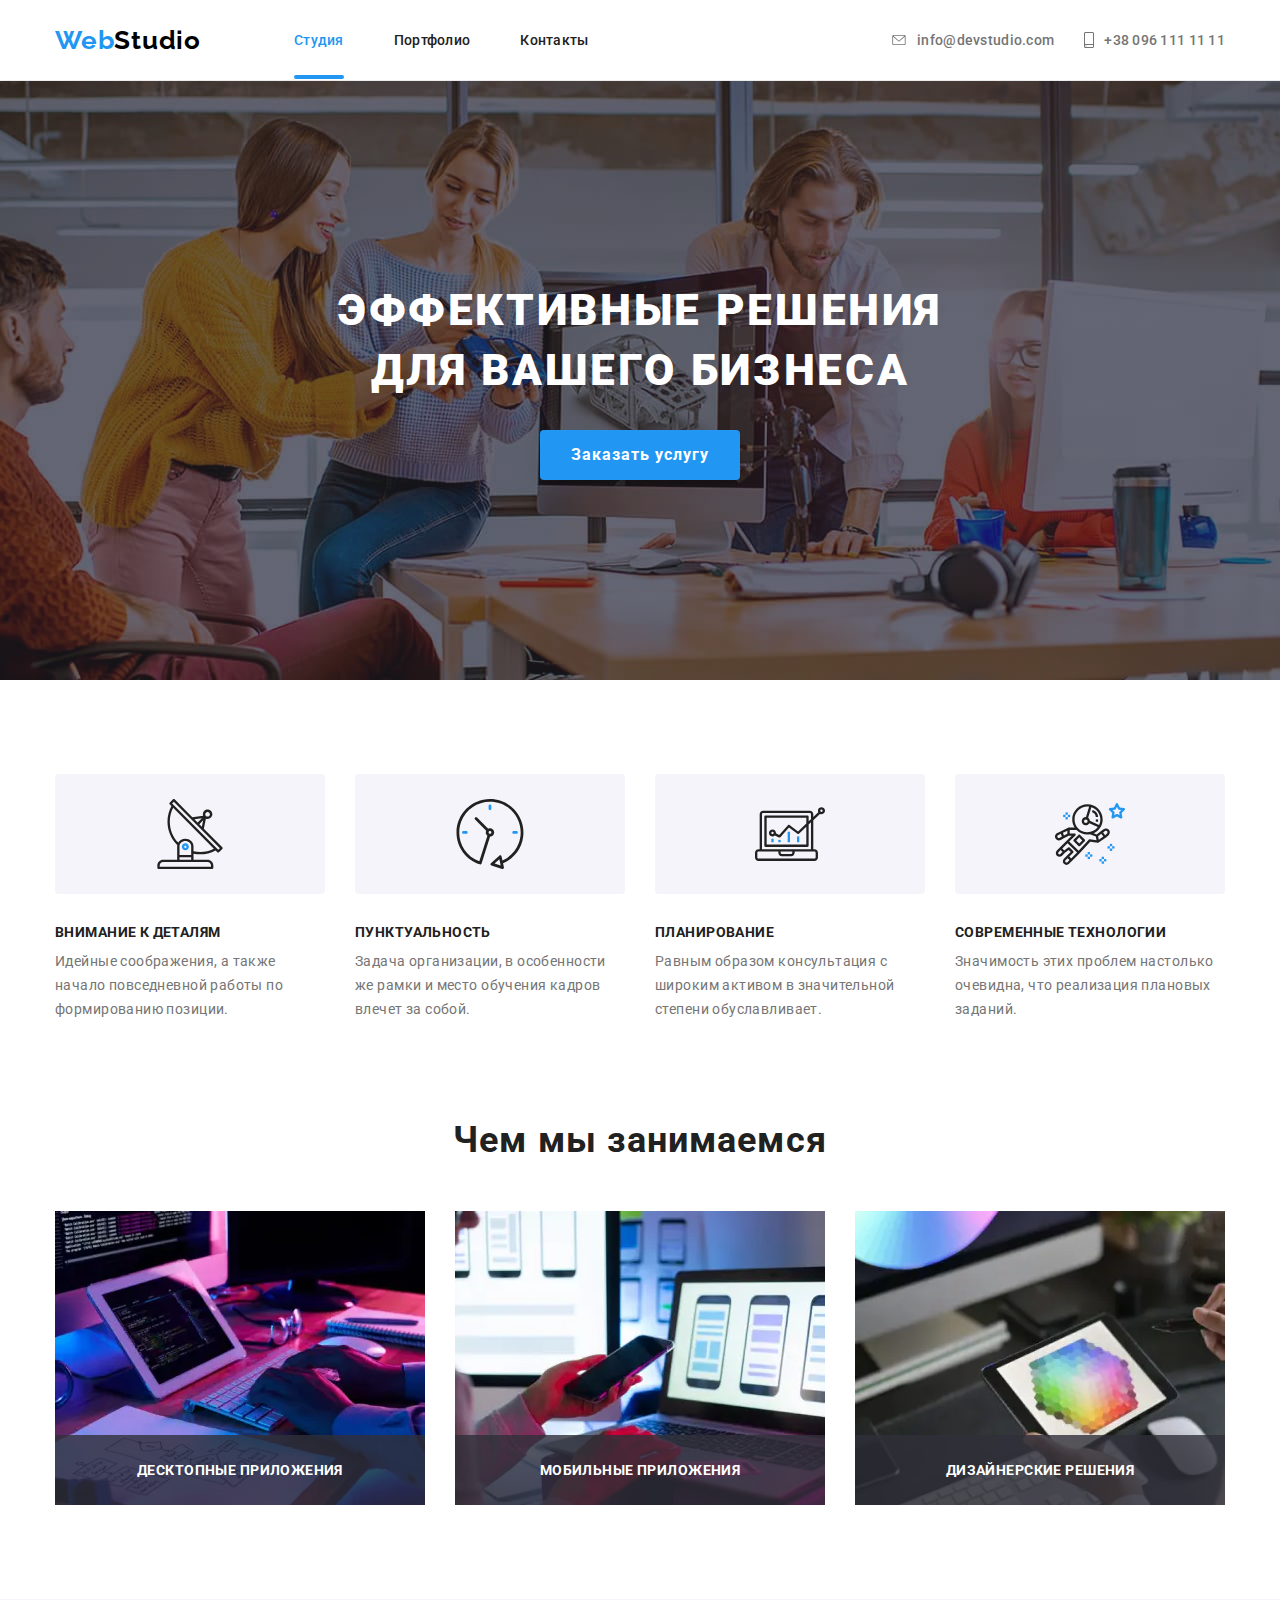
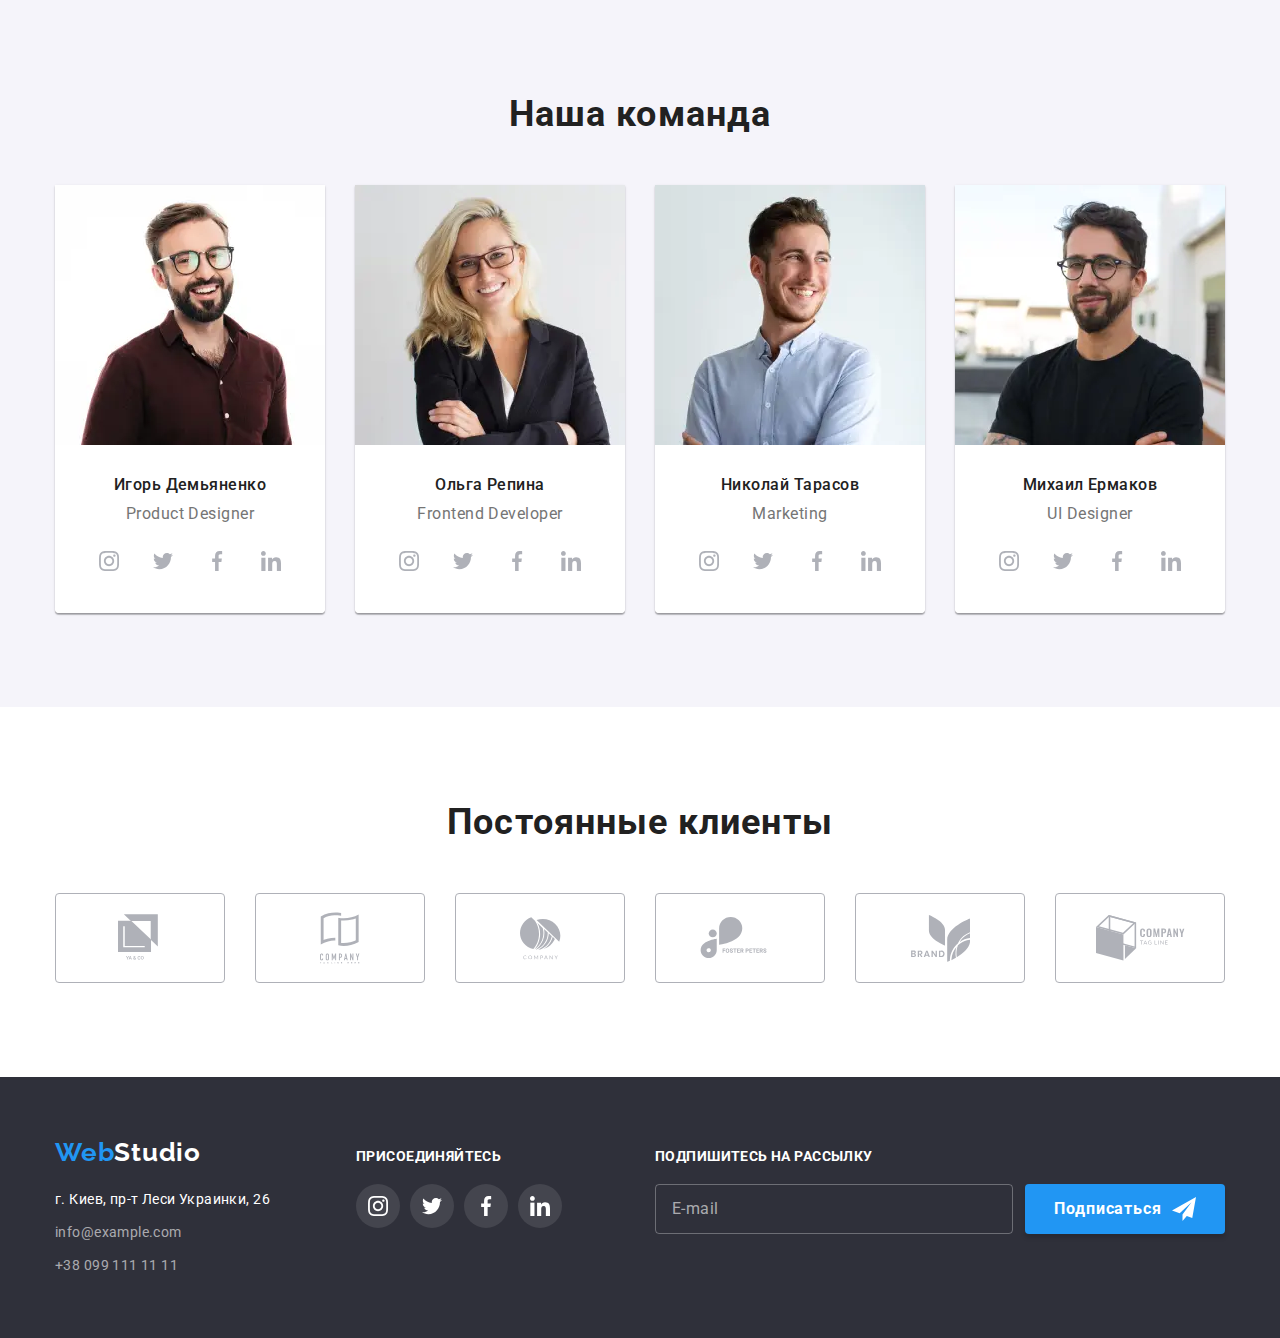
<file: index.html>
<!DOCTYPE html>
<html lang="ru">
  <head>
    <meta charset="UTF-8" />
    <meta name="viewport" content="width=device-width, initial-scale=1.0" />
    <title>WebStudio</title>
    <link rel="preconnect" href="https://fonts.gstatic.com" />
    <link
      rel="stylesheet"
      href="https://fonts.googleapis.com/css2?family=Raleway:wght@700&family=Roboto:wght@400;500;700&display=swap"
    />
    <link
      rel="stylesheet"
      href="https://cdnjs.cloudflare.com/ajax/libs/animate.css/4.1.1/animate.min.css"
    />
    <link
      rel="stylesheet"
      href="https://cdnjs.cloudflare.com/ajax/libs/modern-normalize/1.0.0/modern-normalize.min.css"
    />
    <link rel="stylesheet" href="./css/main.min.css" />
  </head>

  <body class="page animate__fadeIn">
    <!-- Шапка страницы -->

    <header class="header">
      <div class="container">
        <!-- Главная навигация -->
        <a class="logo animate__rollIn" href="./index.html" aria-label="логотип сайта"
          >Web<span class="logo-header">Studio</span></a
        >
        <div class="menu-button">
          <div class="menu-button-icon">
            <div class="menu-button-icon-line"></div>
          </div>
        </div>
        <div class="menu-container">
          <nav class="navigation">
            <ul class="navigation-list">
              <li class="navigation-list-item">
                <a class="navigation-list-link current" href="./index.html">Студия</a>
              </li>
              <li class="navigation-list-item">
                <a class="navigation-list-link" href="./portfolio.html">Портфолио</a>
              </li>
              <li class="navigation-list-item">
                <a class="navigation-list-link" href="">Контакты</a>
              </li>
            </ul>
          </nav>

          <!-- Контакты -->
          <address class="address">
            <ul class="address-list">
              <li class="address-list-item">
                <a class="address-link" href="mailto:info@devstudio.com">
                  <svg class="address-icon" width="16" height="10">
                    <use href="./images/sprite.svg#mail"></use>
                  </svg>
                  info@devstudio.com</a
                >
              </li>
              <li class="address-list-item">
                <a class="address-link" href="tel:+380961111111">
                  <svg class="address-icon" width="10" height="16">
                    <use href="./images/sprite.svg#phone"></use>
                  </svg>
                  +38 096 111 11 11</a
                >
              </li>
            </ul>
          </address>
        </div>
      </div>
    </header>

    <!-- Основной контент -->
    <main>
      <!-- Секция банер -->
      <section class="hero">
        <div class="container">
          <h1 class="hero-title">Эффективные решения для вашего бизнеса</h1>
          <button class="button animate" type="button" data-modal-open>Заказать услугу</button>
        </div>
      </section>

      <!-- Преимущества -->
      <section class="advanteges section">
        <div class="container">
          <h2 class="visually-hidden">Наши преимущества</h2>
          <ul class="advanteges-list">
            <li class="advanteges-list-item">
              <div class="advanteges-icon-wrapper" aria-label="Антена">
                <svg class="advanteges-icon" width="70" height="70">
                  <use href="./images/sprite.svg#antenna"></use>
                </svg>
              </div>
              <h3 class="advanteges-title">Внимание к деталям</h3>
              <p class="advanteges-text">
                Идейные соображения, а также начало повседневной работы по формированию позиции.
              </p>
            </li>
            <li class="advanteges-list-item">
              <div class="advanteges-icon-wrapper" aria-label="Часы">
                <svg class="advanteges-icon" width="70" height="70">
                  <use href="./images/sprite.svg#clock"></use>
                </svg>
              </div>
              <h3 class="advanteges-title">Пунктуальность</h3>
              <p class="advanteges-text">
                Задача организации, в особенности же рамки и место обучения кадров влечет за собой.
              </p>
            </li>
            <li class="advanteges-list-item">
              <div class="advanteges-icon-wrapper" aria-label="Диаграма">
                <svg class="advanteges-icon" width="70" height="70">
                  <use href="./images/sprite.svg#diagram"></use>
                </svg>
              </div>
              <h3 class="advanteges-title">Планирование</h3>
              <p class="advanteges-text">
                Равным образом консультация с широким активом в значительной степени обуславливает.
              </p>
            </li>
            <li class="advanteges-list-item">
              <div class="advanteges-icon-wrapper" aria-label="Астронавт">
                <svg class="advanteges-icon" width="70" height="70">
                  <use href="./images/sprite.svg#astronaut"></use>
                </svg>
              </div>
              <h3 class="advanteges-title">Современные технологии</h3>
              <p class="advanteges-text">
                Значимость этих проблем настолько очевидна, что реализация плановых заданий.
              </p>
            </li>
          </ul>
        </div>
      </section>

      <!-- Наш продукт -->
      <section class="product section">
        <div class="container">
          <h2 class="title">Чем мы занимаемся</h2>
          <ul class="product-list">
            <li class="product-list-item">
              <div class="product-list-wrapper">
                <a class="product-list-link" href="">
                  <picture>
                    <source
                      srcset="
                        ./images/product/product-img-1.webp    1x,
                        ./images/product/product-img-1@2x.webp 2x
                      "
                      media="(min-width: 1200px)"
                      type="image/webp"
                    />
                    <source
                      srcset="
                        ./images/product/product-img-1.jpg    1x,
                        ./images/product/product-img-1@2x.jpg 2x
                      "
                      media="(min-width: 1200px)"
                    />
                    <img
                      class="product-list-img"
                      src="./images/product/product-img-1.jpg"
                      alt="Компьтер"
                      width="370"
                      height="294"
                    />
                  </picture>
                </a>
                <p class="product-title">Десктопные приложения</p>
              </div>
            </li>
            <li class="product-list-item">
              <div class="product-list-wrapper">
                <a class="product-list-link" href="">
                  <picture>
                    <source
                      srcset="
                        ./images/product/product-img-2.webp    1x,
                        ./images/product/product-img-2@2x.webp 2x
                      "
                      media="(min-width: 1200px)"
                      type="image/webp"
                    />
                    <source
                      srcset="
                        ./images/product/product-img-2.jpg    1x,
                        ./images/product/product-img-2@2x.jpg 2x
                      "
                      media="(min-width: 1200px)"
                    />
                    <img
                      class="product-list-img"
                      src="./images/product/product-img-2.jpg"
                      alt="Телефон"
                      width="370"
                      height="294"
                    />
                  </picture>
                </a>
                <p class="product-title">Мобильные приложения</p>
              </div>
            </li>
            <li class="product-list-item">
              <div class="product-list-wrapper">
                <a class="product-list-link" href="">
                  <picture>
                    <source
                      srcset="
                        ./images/product/product-img-3.webp    1x,
                        ./images/product/product-img-3@2x.webp 2x
                      "
                      media="(min-width: 1200px)"
                      type="image/webp"
                    />
                    <source
                      srcset="
                        ./images/product/product-img-3.jpg    1x,
                        ./images/product/product-img-3@2x.jpg 2x
                      "
                      media="(min-width: 1200px)"
                    />
                    <img
                      class="product-list-img"
                      src="./images/product/product-img-3.jpg"
                      alt="Планшет"
                      width="370"
                      height="294"
                    />
                  </picture>
                </a>
                <p class="product-title">Дизайнерские решения</p>
              </div>
            </li>
          </ul>
        </div>
      </section>

      <!-- Наша команда -->
      <section class="team section">
        <div class="container">
          <h2 class="title">Наша команда</h2>
          <ul class="team-list">
            <li class="team-list-item">
              <picture>
                <source
                  srcset="
                    ./images/team/team-img-1-desktop.webp    1x,
                    ./images/team/team-img-1-desktop@2x.webp 2x
                  "
                  media="(min-width: 1200px)"
                  type="image/webp"
                />
                <source
                  srcset="
                    ./images/team/team-img-1-desktop.jpg    1x,
                    ./images/team/team-img-1-desktop@2x.jpg 2x
                  "
                  media="(min-width: 1200px)"
                />
                <source
                  srcset="
                    ./images/team/team-img-1-tablet.webp    1x,
                    ./images/team/team-img-1-tablet@2x.webp 2x
                  "
                  media="(min-width: 768px)"
                  type="image/webp"
                />
                <source
                  srcset="
                    ./images/team/team-img-1-tablet.jpg    1x,
                    ./images/team/team-img-1-tablet@2x.jpg 2x
                  "
                  media="(min-width: 768px)"
                />
                <source
                  srcset="
                    ./images/team/team-img-1-mobile.webp    1x,
                    ./images/team/team-img-1-mobile@2x.webp 2x
                  "
                  type="image/webp"
                />
                <source
                  srcset="
                    ./images/team/team-img-1-mobile.jpg    1x,
                    ./images/team/team-img-1-mobile@2x.jpg 2x
                  "
                />
                <img
                  class="team-list-img"
                  src="./images/team/team-img-1-mobile.jpg"
                  alt="Мужчина"
                />
              </picture>

              <div class="team-list-contant-wrapper">
                <h3 class="team-list-name">Игорь Демьяненко</h3>
                <p class="team-list-posistion">Product Designer</p>
                <ul class="team-social-list">
                  <li class="team-social-list-item">
                    <a
                      class="social-list-link"
                      href="http://insatagram.com"
                      target="blank"
                      rel="noreferrer noopener"
                      aria-label="Перейти на профиль instagram"
                    >
                      <svg class="social-list-icon" width="20" height="20">
                        <use href="./images/sprite.svg#instagram"></use>
                      </svg>
                    </a>
                  </li>
                  <li class="team-social-list-item">
                    <a
                      class="social-list-link"
                      href="http://twitter.com"
                      target="blank"
                      rel="noreferrer noopener"
                      aria-label="Перейти на профиль twitter"
                    >
                      <svg class="social-list-icon" width="20" height="20">
                        <use href="./images/sprite.svg#twitter"></use>
                      </svg>
                    </a>
                  </li>
                  <li class="team-social-list-item">
                    <a
                      class="social-list-link"
                      href="http://facebook.com"
                      target="blank"
                      rel="noreferrer noopener"
                      aria-label="Перейти на профиль facebook"
                    >
                      <svg class="social-list-icon" width="20" height="20">
                        <use href="./images/sprite.svg#facebook"></use>
                      </svg>
                    </a>
                  </li>
                  <li class="team-social-list-item">
                    <a
                      class="social-list-link"
                      href="http://linkedin.com"
                      target="blank"
                      rel="noreferrer noopener"
                      aria-label="Перейти на профиль linkedin"
                    >
                      <svg class="social-list-icon" width="20" height="20">
                        <use href="./images/sprite.svg#linkedin"></use>
                      </svg>
                    </a>
                  </li>
                </ul>
              </div>
            </li>
            <li class="team-list-item">
              <picture>
                <source
                  srcset="
                    ./images/team/team-img-2-desktop.webp    1x,
                    ./images/team/team-img-2-desktop@2x.webp 2x
                  "
                  media="(min-width: 1200px)"
                  type="image/webp"
                />
                <source
                  srcset="
                    ./images/team/team-img-2-desktop.jpg    1x,
                    ./images/team/team-img-2-desktop@2x.jpg 2x
                  "
                  media="(min-width: 1200px)"
                />
                <source
                  srcset="
                    ./images/team/team-img-2-tablet.webp    1x,
                    ./images/team/team-img-2-tablet@2x.webp 2x
                  "
                  media="(min-width: 768px)"
                  type="image/webp"
                />
                <source
                  srcset="
                    ./images/team/team-img-2-tablet.jpg    1x,
                    ./images/team/team-img-2-tablet@2x.jpg 2x
                  "
                  media="(min-width: 768px)"
                />
                <source
                  srcset="
                    ./images/team/team-img-2-mobile.webp    1x,
                    ./images/team/team-img-2-mobile@2x.webp 2x
                  "
                  type="image/webp"
                />
                <source
                  srcset="
                    ./images/team/team-img-2-mobile.jpg    1x,
                    ./images/team/team-img-2-mobile@2x.jpg 2x
                  "
                />
                <img
                  class="team-list-img"
                  src="./images/team/team-img-2-mobile.jpg"
                  alt="Женщина"
                />
              </picture>

              <div class="team-list-contant-wrapper">
                <h3 class="team-list-name">Ольга Репина</h3>
                <p class="team-list-posistion">Frontend Developer</p>
                <ul class="team-social-list">
                  <li class="team-social-list-item">
                    <a
                      class="social-list-link"
                      href="http://insatagram.com"
                      target="blank"
                      rel="noreferrer noopener"
                      aria-label="Перейти на профиль instagram"
                    >
                      <svg class="social-list-icon" width="20" height="20">
                        <use href="./images/sprite.svg#instagram"></use>
                      </svg>
                    </a>
                  </li>
                  <li class="team-social-list-item">
                    <a
                      class="social-list-link"
                      href="http://twitter.com"
                      target="blank"
                      rel="noreferrer noopener"
                      aria-label="Перейти на профиль twitter"
                    >
                      <svg class="social-list-icon" width="20" height="20">
                        <use href="./images/sprite.svg#twitter"></use>
                      </svg>
                    </a>
                  </li>
                  <li class="team-social-list-item">
                    <a
                      class="social-list-link"
                      href="http://facebook.com"
                      target="blank"
                      rel="noreferrer noopener"
                      aria-label="Перейти на профиль facebook"
                    >
                      <svg class="social-list-icon" width="20" height="20">
                        <use href="./images/sprite.svg#facebook"></use>
                      </svg>
                    </a>
                  </li>
                  <li class="team-social-list-item">
                    <a
                      class="social-list-link"
                      href="http://linkedin.com"
                      target="blank"
                      rel="noreferrer noopener"
                      aria-label="Перейти на профиль linkedin"
                    >
                      <svg class="social-list-icon" width="20" height="20">
                        <use href="./images/sprite.svg#linkedin"></use>
                      </svg>
                    </a>
                  </li>
                </ul>
              </div>
            </li>
            <li class="team-list-item">
              <picture>
                <source
                  srcset="
                    ./images/team/team-img-3-desktop.webp    1x,
                    ./images/team/team-img-3-desktop@2x.webp 2x
                  "
                  media="(min-width: 1200px)"
                  type="image/webp"
                />
                <source
                  srcset="
                    ./images/team/team-img-3-desktop.jpg    1x,
                    ./images/team/team-img-3-desktop@2x.jpg 2x
                  "
                  media="(min-width: 1200px)"
                />
                <source
                  srcset="
                    ./images/team/team-img-3-tablet.webp    1x,
                    ./images/team/team-img-3-tablet@2x.webp 2x
                  "
                  media="(min-width: 768px)"
                  type="image/webp"
                />
                <source
                  srcset="
                    ./images/team/team-img-3-tablet.jpg    1x,
                    ./images/team/team-img-3-tablet@2x.jpg 2x
                  "
                  media="(min-width: 768px)"
                />
                <source
                  srcset="
                    ./images/team/team-img-3-mobile.webp    1x,
                    ./images/team/team-img-3-mobile@2x.webp 2x
                  "
                  type="image/webp"
                />
                <source
                  srcset="
                    ./images/team/team-img-3-mobile.jpg    1x,
                    ./images/team/team-img-3-mobile@2x.jpg 2x
                  "
                />
                <img
                  class="team-list-img"
                  src="./images/team/team-img-3-mobile.jpg"
                  alt="Мужчина"
                />
              </picture>

              <div class="team-list-contant-wrapper">
                <h3 class="team-list-name">Николай Тарасов</h3>
                <p class="team-list-posistion">Marketing</p>
                <ul class="team-social-list">
                  <li class="team-social-list-item">
                    <a
                      class="social-list-link"
                      href="http://insatagram.com"
                      target="blank"
                      rel="noreferrer noopener"
                      aria-label="Перейти на профиль instagram"
                    >
                      <svg class="social-list-icon" width="20" height="20">
                        <use href="./images/sprite.svg#instagram"></use>
                      </svg>
                    </a>
                  </li>
                  <li class="team-social-list-item">
                    <a
                      class="social-list-link"
                      href="http://twitter.com"
                      target="blank"
                      rel="noreferrer noopener"
                      aria-label="Перейти на профиль twitter"
                    >
                      <svg class="social-list-icon" width="20" height="20">
                        <use href="./images/sprite.svg#twitter"></use>
                      </svg>
                    </a>
                  </li>
                  <li class="team-social-list-item">
                    <a
                      class="social-list-link"
                      href="http://facebook.com"
                      target="blank"
                      rel="noreferrer noopener"
                      aria-label="Перейти на профиль facebook"
                    >
                      <svg class="social-list-icon" width="20" height="20">
                        <use href="./images/sprite.svg#facebook"></use>
                      </svg>
                    </a>
                  </li>
                  <li class="team-social-list-item">
                    <a
                      class="social-list-link"
                      href="http://linkedin.com"
                      target="blank"
                      rel="noreferrer noopener"
                      aria-label="Перейти на профиль linkedin"
                    >
                      <svg class="social-list-icon" width="20" height="20">
                        <use href="./images/sprite.svg#linkedin"></use>
                      </svg>
                    </a>
                  </li>
                </ul>
              </div>
            </li>
            <li class="team-list-item">
              <picture>
                <source
                  srcset="
                    ./images/team/team-img-4-desktop.webp    1x,
                    ./images/team/team-img-4-desktop@2x.webp 2x
                  "
                  media="(min-width: 1200px)"
                  type="image/webp"
                />
                <source
                  srcset="
                    ./images/team/team-img-4-desktop.jpg    1x,
                    ./images/team/team-img-4-desktop@2x.jpg 2x
                  "
                  media="(min-width: 1200px)"
                />
                <source
                  srcset="
                    ./images/team/team-img-4-tablet.webp    1x,
                    ./images/team/team-img-4-tablet@2x.webp 2x
                  "
                  media="(min-width: 768px)"
                  type="image/webp"
                />
                <source
                  srcset="
                    ./images/team/team-img-4-tablet.jpg    1x,
                    ./images/team/team-img-4-tablet@2x.jpg 2x
                  "
                  media="(min-width: 768px)"
                />
                <source
                  srcset="
                    ./images/team/team-img-4-mobile.webp    1x,
                    ./images/team/team-img-4-mobile@2x.webp 2x
                  "
                  type="image/webp"
                />
                <source
                  srcset="
                    ./images/team/team-img-4-mobile.jpg    1x,
                    ./images/team/team-img-4-mobile@2x.jpg 2x
                  "
                />
                <img
                  class="team-list-img"
                  src="./images/team/team-img-4-mobile.jpg"
                  alt="Мужчина"
                />
              </picture>

              <div class="team-list-contant-wrapper">
                <h3 class="team-list-name">Михаил Ермаков</h3>
                <p class="team-list-posistion">UI Designer</p>
                <ul class="team-social-list">
                  <li class="team-social-list-item">
                    <a
                      class="social-list-link"
                      href="http://insatagram.com"
                      target="blank"
                      rel="noreferrer noopener"
                      aria-label="Перейти на профиль instagram"
                    >
                      <svg class="social-list-icon" width="20" height="20">
                        <use href="./images/sprite.svg#instagram"></use>
                      </svg>
                    </a>
                  </li>
                  <li class="team-social-list-item">
                    <a
                      class="social-list-link"
                      href="http://twitter.com"
                      target="blank"
                      rel="noreferrer noopener"
                      aria-label="Перейти на профиль twitter"
                    >
                      <svg class="social-list-icon" width="20" height="20">
                        <use href="./images/sprite.svg#twitter"></use>
                      </svg>
                    </a>
                  </li>
                  <li class="team-social-list-item">
                    <a
                      class="social-list-link"
                      href="http://facebook.com"
                      target="blank"
                      rel="noreferrer noopener"
                      aria-label="Перейти на профиль facebook"
                    >
                      <svg class="social-list-icon" width="20" height="20">
                        <use href="./images/sprite.svg#facebook"></use>
                      </svg>
                    </a>
                  </li>
                  <li class="team-social-list-item">
                    <a
                      class="social-list-link"
                      href="http://linkedin.com"
                      target="blank"
                      rel="noreferrer noopener"
                      aria-label="Перейти на профиль linkedin"
                    >
                      <svg class="social-list-icon" width="20" height="20">
                        <use href="./images/sprite.svg#linkedin"></use>
                      </svg>
                    </a>
                  </li>
                </ul>
              </div>
            </li>
          </ul>
        </div>
      </section>

      <!-- Наши клиенты -->
      <section class="clients section">
        <div class="container">
          <h2 class="title">Постоянные клиенты</h2>
          <ul class="clients-list">
            <li class="clients-list-item">
              <a
                class="clients-list-link"
                href="http://www.client-1.com"
                target="blank"
                rel="noreferrer noopener"
                aria-label="Перейти на сайт клиента 1"
              >
                <svg class="clients-logo" width="44" height="49">
                  <use href="./images/sprite.svg#client-1"></use>
                </svg>
              </a>
            </li>
            <li class="clients-list-item">
              <a
                class="clients-list-link"
                href="http://www.client-2.com"
                target="blank"
                rel="noreferrer noopener"
                aria-label="Перейти на сайт клиента 2"
              >
                <svg class="clients-logo" width="40" height="52">
                  <use href="./images/sprite.svg#client-2"></use>
                </svg>
              </a>
            </li>
            <li class="clients-list-item">
              <a
                class="clients-list-link"
                href="http://www.client-3.com"
                target="blank"
                rel="noreferrer noopener"
                aria-label="Перейти на сайт клиента 3"
              >
                <svg class="clients-logo" width="41" height="43">
                  <use href="./images/sprite.svg#client-3"></use>
                </svg>
              </a>
            </li>
            <li class="clients-list-item">
              <a
                class="clients-list-link"
                href="http://www.client-4.com"
                target="blank"
                rel="noreferrer noopener"
                aria-label="Перейти на сайт клиента 4"
              >
                <svg class="clients-logo" width="80" height="42">
                  <use href="./images/sprite.svg#client-4"></use>
                </svg>
              </a>
            </li>
            <li class="clients-list-item">
              <a
                class="clients-list-link"
                href="http://www.client-5.com"
                target="blank"
                rel="noreferrer noopener"
                aria-label="Перейти на сайт клиента 5"
              >
                <svg class="clients-logo" width="59" height="47">
                  <use href="./images/sprite.svg#client-5"></use>
                </svg>
              </a>
            </li>
            <li class="clients-list-item">
              <a
                class="clients-list-link"
                href="http://www.client-6.com"
                target="blank"
                rel="noreferrer noopener"
                aria-label="Перейти на сайт клиента 6"
              >
                <svg class="clients-logo" width="89" height="46">
                  <use href="./images/sprite.svg#client-6"></use>
                </svg>
              </a>
            </li>
          </ul>
        </div>
      </section>
    </main>

    <!-- Футер -->

    <!-- Контакты и адреса -->
    <footer class="footer">
      <div class="container">
        <div class="footer-contact-section">
          <a class="logo" href="./index.html">Web<span class="logo-footer">Studio</span></a>
          <address class="address">
            <ul class="contact-list">
              <li class="contact-list-item">
                <a
                  class="contact-address"
                  href="https://goo.gl/maps/TvjxiGNSPa9PZZpa7"
                  target="blank"
                >
                  г. Киев, пр-т Леси Украинки, 26</a
                >
              </li>
              <li class="contact-list-item">
                <a class="contact-link" href="mailto:info@example.com">info@example.com</a>
              </li>
              <li class="contact-list-item">
                <a class="contact-link" href="tel:+380991111111">+38 099 111 11 11</a>
              </li>
            </ul>
          </address>
        </div>

        <!-- Список соцсетей -->
        <div class="footer-social-section">
          <p class="footer-title">присоединяйтесь</p>
          <ul class="footer-social-list">
            <li class="footer-social-list-item">
              <a
                class="social-list-link"
                href="http://insatagram.com"
                target="blank"
                rel="noreferrer noopener"
                aria-label="Перейти на профиль instagram"
              >
                <svg class="social-list-icon" width="20" height="20">
                  <use href="./images/sprite.svg#instagram"></use>
                </svg>
              </a>
            </li>
            <li class="footer-social-list-item">
              <a
                class="social-list-link"
                href="http://twitter.com"
                target="blank"
                rel="noreferrer noopener"
                aria-label="Перейти на профиль twitter"
              >
                <svg class="social-list-icon" width="20" height="20">
                  <use href="./images/sprite.svg#twitter"></use>
                </svg>
              </a>
            </li>
            <li class="footer-social-list-item">
              <a
                class="social-list-link"
                href="http://facebook.com"
                target="blank"
                rel="noreferrer noopener"
                aria-label="Перейти на профиль facebook"
              >
                <svg class="social-list-icon" width="20" height="20">
                  <use href="./images/sprite.svg#facebook"></use>
                </svg>
              </a>
            </li>
            <li class="footer-social-list-item">
              <a
                class="social-list-link"
                href="http://linkedin.com"
                target="blank"
                rel="noreferrer noopener"
                aria-label="Перейти на профиль linkedin"
              >
                <svg class="social-list-icon" width="20" height="20">
                  <use href="./images/sprite.svg#linkedin"></use>
                </svg>
              </a>
            </li>
          </ul>
        </div>

        <!-- Форма подписки -->
        <div class="footer-form-section">
          <form action="#" class="subscription-form">
            <label
              for="subscription-mail"
              class="subscription-form-field footer-title"
              name="subscription-mail"
            >
              подпишитесь на рассылку</label
            >
            <div class="subscription-form-input-wrapper">
              <input
                type="email"
                name="email"
                class="subscription-form-input"
                placeholder="E-mail"
                id="subscription-mail"
              />
              <button type="submit" class="subscription-form-btn button animate">
                Подписаться
                <svg class="subscription-form-btn-icon" width="24" height="24">
                  <use href="./images/sprite.svg#send"></use>
                </svg>
              </button>
            </div>
          </form>
        </div>
      </div>
    </footer>

    <!-- Модальное окно -->
    <div class="backdrop is-hidden" data-modal>
      <div class="modal-window">
        <button class="close-btn" type="button" data-modal-close>
          <svg class="close-btn-icon" width="18" height="18">
            <use href="./images/sprite.svg#close"></use>
          </svg>
        </button>
        <form action="#" class="modal-form">
          <p class="modal-form-title">Оставьте свои данные, мы вам перезвоним</p>
          <label class="modal-form-field">
            Имя
            <span class="modal-form-input-wrapper">
              <input type="text" name="user_name" class="modal-form-input" />
              <svg class="modal-form-icon" width="18" height="18">
                <use href="./images/sprite.svg#modal-person"></use>
              </svg>
            </span>
          </label>
          <label class="modal-form-field">
            Телефон
            <span class="modal-form-input-wrapper">
              <input type="tel" name="user_tel" class="modal-form-input" />
              <svg class="modal-form-icon" width="18" height="18">
                <use href="./images/sprite.svg#modal-phone"></use>
              </svg>
            </span>
          </label>
          <label class="modal-form-field">
            Почта
            <span class="modal-form-input-wrapper">
              <input type="email" name="user_mail" class="modal-form-input" />
              <svg class="modal-form-icon" width="18" height="18">
                <use href="./images/sprite.svg#modal-mail"></use>
              </svg>
            </span>
          </label>
          <label class="modal-form-field addition">
            Комментарий
            <textarea
              class="modal-form-message"
              name="user_message"
              placeholder="Введите текст"
            ></textarea>
          </label>
          <input
            class="modal-form-policy visually-hidden"
            type="checkbox"
            name="user_policy"
            value="accept-policy"
            id="user-policy"
          />
          <label for="user-policy" class="modal-form-policy-text"
            >Соглашаюсь с рассылкой и принимаю&nbsp;
            <a
              class="modal-form-policy-link"
              href="https://policies.google.com/privacy?hl=ru"
              target="blank"
            >
              Условия договора</a
            ></label
          >
          <button type="button" class="modal-form-btn button animate">Отправить</button>
        </form>
      </div>
    </div>

    <!-- Скрипты -->
    <script src="./js/modal.js"></script>
    <script src="https://code.jquery.com/jquery-3.5.1.js"></script>
    <script src="./js/menu.js"></script>
  </body>
</html>
</file>
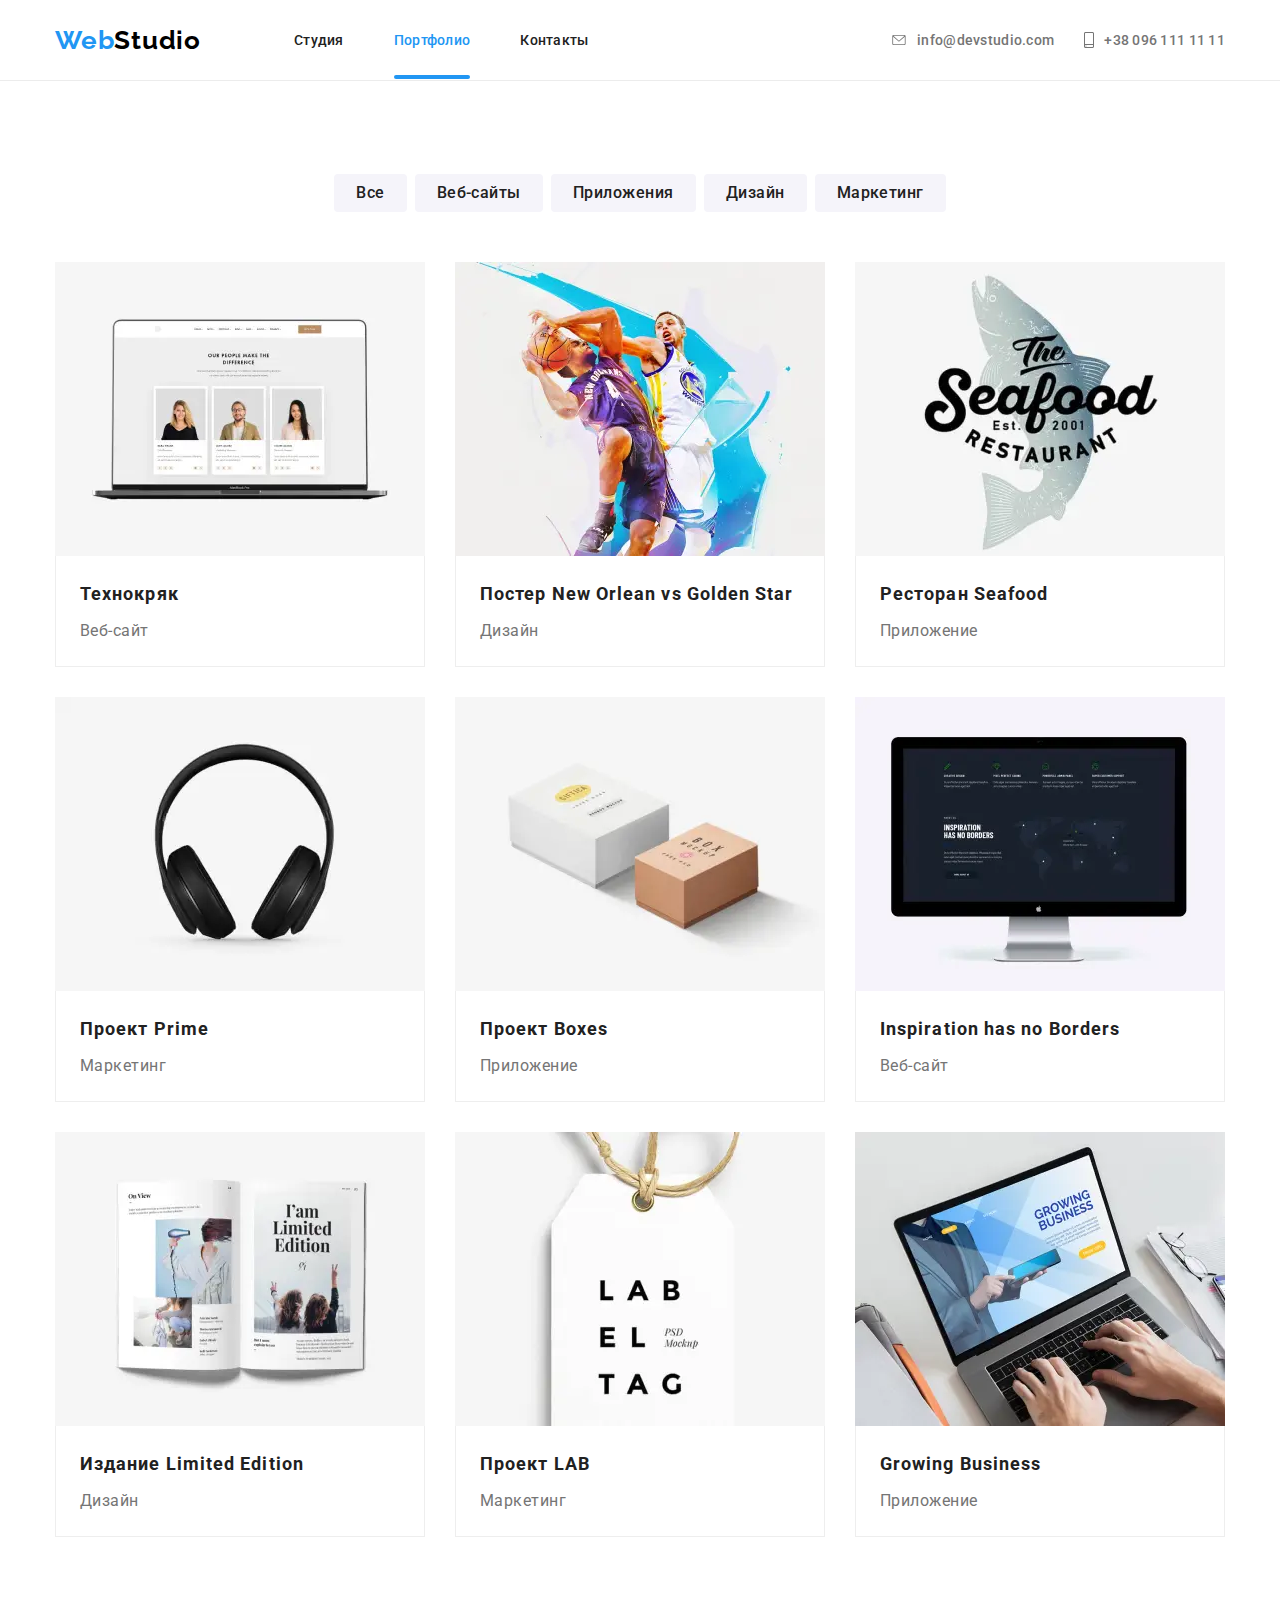
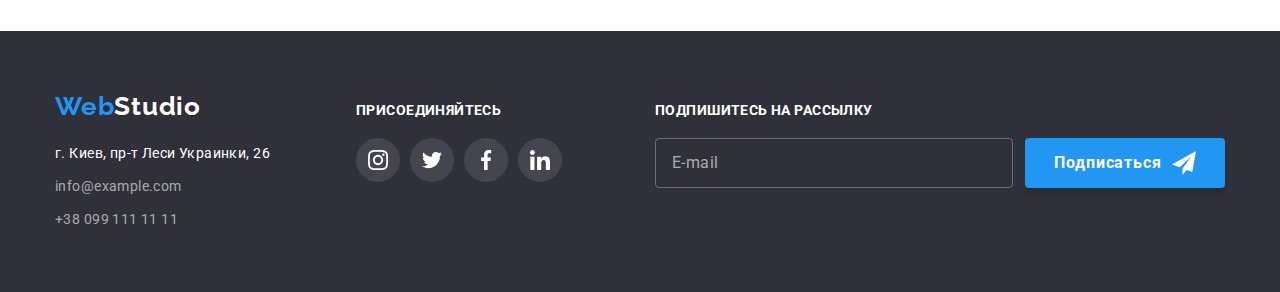
<file: portfolio.html>
<!DOCTYPE html>
<html lang="ru">
  <head>
    <meta charset="UTF-8" />
    <meta name="viewport" content="width=device-width, initial-scale=1.0" />
    <title>Portfolio</title>
    <link rel="preconnect" href="https://fonts.gstatic.com" />
    <link
      rel="stylesheet"
      href="https://fonts.googleapis.com/css2?family=Raleway:wght@700&family=Roboto:wght@400;500;700&display=swap"
    />
    <link
      rel="stylesheet"
      href="https://cdnjs.cloudflare.com/ajax/libs/animate.css/4.1.1/animate.min.css"
    />
    <link
      rel="stylesheet"
      href="https://cdnjs.cloudflare.com/ajax/libs/modern-normalize/1.0.0/modern-normalize.min.css"
    />
    <link rel="stylesheet" href="./css/portfolio.min.css" />
  </head>

  <body class="page animate__fadeIn">
    <!-- Шапка страницы -->

    <header class="header">
      <div class="container">
        <!-- Главная навигация -->
        <a class="logo animate__rollIn" href="./index.html" aria-label="логотип сайта"
          >Web<span class="logo-header">Studio</span></a
        >
        <div class="menu-button">
          <div class="menu-button-icon">
            <div class="menu-button-icon-line"></div>
          </div>
        </div>
        <div class="menu-container">
          <nav class="navigation">
            <ul class="navigation-list">
              <li class="navigation-list-item">
                <a class="navigation-list-link" href="./index.html">Студия</a>
              </li>
              <li class="navigation-list-item">
                <a class="navigation-list-link current" href="./portfolio.html">Портфолио</a>
              </li>
              <li class="navigation-list-item">
                <a class="navigation-list-link" href="">Контакты</a>
              </li>
            </ul>
          </nav>

          <!-- Контакты -->
          <address class="address">
            <ul class="address-list">
              <li class="address-list-item">
                <a class="address-link" href="mailto:info@devstudio.com">
                  <svg class="address-icon" width="16" height="10">
                    <use href="./images/sprite.svg#mail"></use>
                  </svg>
                  info@devstudio.com</a
                >
              </li>
              <li class="address-list-item">
                <a class="address-link" href="tel:+380961111111">
                  <svg class="address-icon" width="10" height="16">
                    <use href="./images/sprite.svg#phone"></use>
                  </svg>
                  +38 096 111 11 11</a
                >
              </li>
            </ul>
          </address>
        </div>
      </div>
    </header>

    <!-- Основной контент -->
    <main>
      <!-- Секция кнопок -->
      <section class="projects section">
        <div class="container">
          <h1 class="visually-hidden">Портфолио</h1>
          <ul class="filter-list">
            <li class="filter-list-item">
              <button class="filter-btn" type="button">Все</button>
            </li>
            <li class="filter-list-item">
              <button class="filter-btn" type="button">Веб-сайты</button>
            </li>
            <li class="filter-list-item">
              <button class="filter-btn" type="button">Приложения</button>
            </li>
            <li class="filter-list-item">
              <button class="filter-btn" type="button">Дизайн</button>
            </li>
            <li class="filter-list-item">
              <button class="filter-btn" type="button">Маркетинг</button>
            </li>
          </ul>

          <!-- Наши проекты -->
          <h2 class="visually-hidden">Наши проекты</h2>
          <ul class="projects-list">
            <li class="projects-list-item">
              <a class="projects-list-link" href="">
                <div class="projects-list-img-wrapper">
                  <picture>
                    <source
                      srcset="
                        ./images/portfolio/project-img-1-desktop.webp    1x,
                        ./images/portfolio/project-img-1-desktop@2x.webp 2x
                      "
                      media="(min-width: 1200px)"
                      type="image/webp"
                    />
                    <source
                      srcset="
                        ./images/portfolio/project-img-1-desktop.jpg    1x,
                        ./images/portfolio/project-img-1-desktop@2x.jpg 2x
                      "
                      media="(min-width: 1200px)"
                    />
                    <source
                      srcset="
                        ./images/portfolio/project-img-1-tablet.webp    1x,
                        ./images/portfolio/project-img-1-tablet@2x.webp 2x
                      "
                      media="(min-width: 768px)"
                      type="image/webp"
                    />
                    <source
                      srcset="
                        ./images/portfolio/project-img-1-tablet.jpg    1x,
                        ./images/portfolio/project-img-1-tablet@2x.jpg 2x
                      "
                      media="(min-width: 768px)"
                    />
                    <source
                      srcset="
                        ./images/portfolio/project-img-1-mobile.webp    1x,
                        ./images/portfolio/project-img-1-mobile@2x.webp 2x
                      "
                      type="image/webp"
                    />
                    <source
                      srcset="
                        ./images/portfolio/project-img-1-mobile.jpg    1x,
                        ./images/portfolio/project-img-1-mobile@2x.jpg 2x
                      "
                    />
                    <img
                      class="projects-list-img"
                      src="./images/portfolio/project-img-1-mobile.jpg"
                      alt="Ноутбук с изображением итерфейса сайта"
                    />
                  </picture>
                  <p class="overlay">
                    Технокряк это современная площадка распространения коронавируса. Компании
                    используют эту платформу для цифрового шпионажа и атак на защищённые сервера
                    конкурентов.
                  </p>
                </div>
                <div class="projects-list-content-wrapper">
                  <h2 class="projects-name">Технокряк</h2>
                  <p class="projects-category">Веб-сайт</p>
                </div>
              </a>
            </li>
            <li class="projects-list-item">
              <a class="projects-list-link" href="">
                <div class="projects-list-img-wrapper">
                  <picture>
                    <source
                      srcset="
                        ./images/portfolio/project-img-2-desktop.webp    1x,
                        ./images/portfolio/project-img-2-desktop@2x.webp 2x
                      "
                      media="(min-width: 1200px)"
                      type="image/webp"
                    />
                    <source
                      srcset="
                        ./images/portfolio/project-img-2-desktop.jpg    1x,
                        ./images/portfolio/project-img-2-desktop@2x.jpg 2x
                      "
                      media="(min-width: 1200px)"
                    />
                    <source
                      srcset="
                        ./images/portfolio/project-img-2-tablet.webp    1x,
                        ./images/portfolio/project-img-2-tablet@2x.webp 2x
                      "
                      media="(min-width: 768px)"
                      type="image/webp"
                    />
                    <source
                      srcset="
                        ./images/portfolio/project-img-2-tablet.jpg    1x,
                        ./images/portfolio/project-img-2-tablet@2x.jpg 2x
                      "
                      media="(min-width: 768px)"
                    />
                    <source
                      srcset="
                        ./images/portfolio/project-img-2-mobile.webp    1x,
                        ./images/portfolio/project-img-2-mobile@2x.webp 2x
                      "
                      type="image/webp"
                    />
                    <source
                      srcset="
                        ./images/portfolio/project-img-2-mobile.jpg    1x,
                        ./images/portfolio/project-img-2-mobile@2x.jpg 2x
                      "
                    />
                    <img
                      class="projects-list-img"
                      src="./images/portfolio/project-img-2-mobile.jpg"
                      alt="Постер с изображением баскетболистов"
                    />
                  </picture>
                  <p class="overlay">
                    Lorem ipsum dolor sit, amet consectetur adipisicing elit. Dolores commodi
                    doloremque tempora perspiciatis quis obcaecati molestias numquam architecto
                    nesciunt consequuntur.
                  </p>
                </div>
                <div class="projects-list-content-wrapper">
                  <h2 class="projects-name">Постер New Orlean vs Golden Star</h2>
                  <p class="projects-category">Дизайн</p>
                </div>
              </a>
            </li>
            <li class="projects-list-item">
              <a class="projects-list-link" href="">
                <div class="projects-list-img-wrapper">
                  <picture>
                    <source
                      srcset="
                        ./images/portfolio/project-img-3-desktop.webp    1x,
                        ./images/portfolio/project-img-3-desktop@2x.webp 2x
                      "
                      media="(min-width: 1200px)"
                      type="image/webp"
                    />
                    <source
                      srcset="
                        ./images/portfolio/project-img-3-desktop.jpg    1x,
                        ./images/portfolio/project-img-3-desktop@2x.jpg 2x
                      "
                      media="(min-width: 1200px)"
                    />
                    <source
                      srcset="
                        ./images/portfolio/project-img-3-tablet.webp    1x,
                        ./images/portfolio/project-img-3-tablet@2x.webp 2x
                      "
                      media="(min-width: 768px)"
                      type="image/webp"
                    />
                    <source
                      srcset="
                        ./images/portfolio/project-img-3-tablet.jpg    1x,
                        ./images/portfolio/project-img-3-tablet@2x.jpg 2x
                      "
                      media="(min-width: 768px)"
                    />
                    <source
                      srcset="
                        ./images/portfolio/project-img-3-mobile.webp    1x,
                        ./images/portfolio/project-img-3-mobile@2x.webp 2x
                      "
                      type="image/webp"
                    />
                    <source
                      srcset="
                        ./images/portfolio/project-img-3-mobile.jpg    1x,
                        ./images/portfolio/project-img-3-mobile@2x.jpg 2x
                      "
                    />
                    <img
                      class="projects-list-img"
                      src="./images/portfolio/project-img-3-mobile.jpg"
                      alt="Логотип ресторана"
                    />
                  </picture>
                  <p class="overlay">
                    Lorem ipsum dolor sit amet consectetur adipisicing elit. Sapiente explicabo amet
                    blanditiis? Neque necessitatibus fugiat quaerat omnis nobis!
                  </p>
                </div>
                <div class="projects-list-content-wrapper">
                  <h2 class="projects-name">Ресторан Seafood</h2>
                  <p class="projects-category">Приложение</p>
                </div>
              </a>
            </li>
            <li class="projects-list-item">
              <a class="projects-list-link" href="">
                <div class="projects-list-img-wrapper">
                  <picture>
                    <source
                      srcset="
                        ./images/portfolio/project-img-4-desktop.webp    1x,
                        ./images/portfolio/project-img-4-desktop@2x.webp 2x
                      "
                      media="(min-width: 1200px)"
                      type="image/webp"
                    />
                    <source
                      srcset="
                        ./images/portfolio/project-img-4-desktop.jpg    1x,
                        ./images/portfolio/project-img-4-desktop@2x.jpg 2x
                      "
                      media="(min-width: 1200px)"
                    />
                    <source
                      srcset="
                        ./images/portfolio/project-img-4-tablet.webp    1x,
                        ./images/portfolio/project-img-4-tablet@2x.webp 2x
                      "
                      media="(min-width: 768px)"
                      type="image/webp"
                    />
                    <source
                      srcset="
                        ./images/portfolio/project-img-4-tablet.jpg    1x,
                        ./images/portfolio/project-img-4-tablet@2x.jpg 2x
                      "
                      media="(min-width: 768px)"
                    />
                    <source
                      srcset="
                        ./images/portfolio/project-img-4-mobile.webp    1x,
                        ./images/portfolio/project-img-4-mobile@2x.webp 2x
                      "
                      type="image/webp"
                    />
                    <source
                      srcset="
                        ./images/portfolio/project-img-4-mobile.jpg    1x,
                        ./images/portfolio/project-img-4-mobile@2x.jpg 2x
                      "
                    />
                    <img
                      class="projects-list-img"
                      src="./images/portfolio/project-img-4-mobile.jpg"
                      alt="Наушники"
                    />
                  </picture>
                  <p class="overlay">
                    Lorem ipsum dolor sit amet, consectetur adipisicing elit. Nulla amet adipisci
                    eligendi nesciunt harum rem accusamus?
                  </p>
                </div>
                <div class="projects-list-content-wrapper">
                  <h2 class="projects-name">Проект Prime</h2>
                  <p class="projects-category">Маркетинг</p>
                </div>
              </a>
            </li>
            <li class="projects-list-item">
              <a class="projects-list-link" href="">
                <div class="projects-list-img-wrapper">
                  <picture>
                    <source
                      srcset="
                        ./images/portfolio/project-img-5-desktop.webp    1x,
                        ./images/portfolio/project-img-5-desktop@2x.webp 2x
                      "
                      media="(min-width: 1200px)"
                      type="image/webp"
                    />
                    <source
                      srcset="
                        ./images/portfolio/project-img-5-desktop.jpg    1x,
                        ./images/portfolio/project-img-5-desktop@2x.jpg 2x
                      "
                      media="(min-width: 1200px)"
                    />
                    <source
                      srcset="
                        ./images/portfolio/project-img-5-tablet.webp    1x,
                        ./images/portfolio/project-img-5-tablet@2x.webp 2x
                      "
                      media="(min-width: 768px)"
                      type="image/webp"
                    />
                    <source
                      srcset="
                        ./images/portfolio/project-img-5-tablet.jpg    1x,
                        ./images/portfolio/project-img-5-tablet@2x.jpg 2x
                      "
                      media="(min-width: 768px)"
                    />
                    <source
                      srcset="
                        ./images/portfolio/project-img-5-mobile.webp    1x,
                        ./images/portfolio/project-img-5-mobile@2x.webp 2x
                      "
                      type="image/webp"
                    />
                    <source
                      srcset="
                        ./images/portfolio/project-img-5-mobile.jpg    1x,
                        ./images/portfolio/project-img-5-mobile@2x.jpg 2x
                      "
                    />
                    <img
                      class="projects-list-img"
                      src="./images/portfolio/project-img-5-mobile.jpg"
                      alt="Две коробки"
                    />
                  </picture>
                  <p class="overlay">
                    Lorem ipsum dolor sit amet, consectetur adipisicing elit. Voluptatem rem
                    obcaecati ducimus corporis laudantium.
                  </p>
                </div>
                <div class="projects-list-content-wrapper">
                  <h2 class="projects-name">Проект Boxes</h2>
                  <p class="projects-category">Приложение</p>
                </div>
              </a>
            </li>
            <li class="projects-list-item">
              <a class="projects-list-link" href="">
                <div class="projects-list-img-wrapper">
                  <picture>
                    <source
                      srcset="
                        ./images/portfolio/project-img-6-desktop.webp    1x,
                        ./images/portfolio/project-img-6-desktop@2x.webp 2x
                      "
                      media="(min-width: 1200px)"
                      type="image/webp"
                    />
                    <source
                      srcset="
                        ./images/portfolio/project-img-6-desktop.jpg    1x,
                        ./images/portfolio/project-img-6-desktop@2x.jpg 2x
                      "
                      media="(min-width: 1200px)"
                    />
                    <source
                      srcset="
                        ./images/portfolio/project-img-6-tablet.webp    1x,
                        ./images/portfolio/project-img-6-tablet@2x.webp 2x
                      "
                      media="(min-width: 768px)"
                      type="image/webp"
                    />
                    <source
                      srcset="
                        ./images/portfolio/project-img-6-tablet.jpg    1x,
                        ./images/portfolio/project-img-6-tablet@2x.jpg 2x
                      "
                      media="(min-width: 768px)"
                    />
                    <source
                      srcset="
                        ./images/portfolio/project-img-6-mobile.webp    1x,
                        ./images/portfolio/project-img-6-mobile@2x.webp 2x
                      "
                      type="image/webp"
                    />
                    <source
                      srcset="
                        ./images/portfolio/project-img-6-mobile.jpg    1x,
                        ./images/portfolio/project-img-6-mobile@2x.jpg 2x
                      "
                    />
                    <img
                      class="projects-list-img"
                      src="./images/portfolio/project-img-6-mobile.jpg"
                      alt="Монитор компьютера"
                    />
                  </picture>
                  <p class="overlay">
                    Lorem ipsum dolor, sit amet consectetur adipisicing elit. Minus consequatur enim
                    fuga?
                  </p>
                </div>
                <div class="projects-list-content-wrapper">
                  <h2 class="projects-name">Inspiration has no Borders</h2>
                  <p class="projects-category">Веб-сайт</p>
                </div>
              </a>
            </li>
            <li class="projects-list-item">
              <a class="projects-list-link" href="">
                <div class="projects-list-img-wrapper">
                  <picture>
                    <source
                      srcset="
                        ./images/portfolio/project-img-7-desktop.webp    1x,
                        ./images/portfolio/project-img-7-desktop@2x.webp 2x
                      "
                      media="(min-width: 1200px)"
                      type="image/webp"
                    />
                    <source
                      srcset="
                        ./images/portfolio/project-img-7-desktop.jpg    1x,
                        ./images/portfolio/project-img-7-desktop@2x.jpg 2x
                      "
                      media="(min-width: 1200px)"
                    />
                    <source
                      srcset="
                        ./images/portfolio/project-img-7-tablet.webp    1x,
                        ./images/portfolio/project-img-7-tablet@2x.webp 2x
                      "
                      media="(min-width: 768px)"
                      type="image/webp"
                    />
                    <source
                      srcset="
                        ./images/portfolio/project-img-7-tablet.jpg    1x,
                        ./images/portfolio/project-img-7-tablet@2x.jpg 2x
                      "
                      media="(min-width: 768px)"
                    />
                    <source
                      srcset="
                        ./images/portfolio/project-img-7-mobile.webp    1x,
                        ./images/portfolio/project-img-7-mobile@2x.webp 2x
                      "
                      type="image/webp"
                    />
                    <source
                      srcset="
                        ./images/portfolio/project-img-7-mobile.jpg    1x,
                        ./images/portfolio/project-img-7-mobile@2x.jpg 2x
                      "
                    />
                    <img
                      class="projects-list-img"
                      src="./images/portfolio/project-img-7-mobile.jpg"
                      alt="Раскрытая книга"
                    />
                  </picture>
                  <p class="overlay">
                    Lorem ipsum dolor sit amet consectetur, adipisicing elit. Aliquid, omnis.
                  </p>
                </div>
                <div class="projects-list-content-wrapper">
                  <h2 class="projects-name">Издание Limited Edition</h2>
                  <p class="projects-category">Дизайн</p>
                </div>
              </a>
            </li>
            <li class="projects-list-item">
              <a class="projects-list-link" href="">
                <div class="projects-list-img-wrapper">
                  <picture>
                    <source
                      srcset="
                        ./images/portfolio/project-img-8-desktop.webp    1x,
                        ./images/portfolio/project-img-8-desktop@2x.webp 2x
                      "
                      media="(min-width: 1200px)"
                      type="image/webp"
                    />
                    <source
                      srcset="
                        ./images/portfolio/project-img-8-desktop.jpg    1x,
                        ./images/portfolio/project-img-8-desktop@2x.jpg 2x
                      "
                      media="(min-width: 1200px)"
                    />
                    <source
                      srcset="
                        ./images/portfolio/project-img-8-tablet.webp    1x,
                        ./images/portfolio/project-img-8-tablet@2x.webp 2x
                      "
                      media="(min-width: 768px)"
                      type="image/webp"
                    />
                    <source
                      srcset="
                        ./images/portfolio/project-img-8-tablet.jpg    1x,
                        ./images/portfolio/project-img-8-tablet@2x.jpg 2x
                      "
                      media="(min-width: 768px)"
                    />
                    <source
                      srcset="
                        ./images/portfolio/project-img-8-mobile.webp    1x,
                        ./images/portfolio/project-img-8-mobile@2x.webp 2x
                      "
                      type="image/webp"
                    />
                    <source
                      srcset="
                        ./images/portfolio/project-img-8-mobile.jpg    1x,
                        ./images/portfolio/project-img-8-mobile@2x.jpg 2x
                      "
                    />
                    <img
                      class="projects-list-img"
                      src="./images/portfolio/project-img-8-mobile.jpg"
                      alt="Белый ярлык на нитке"
                    />
                  </picture>
                  <p class="overlay">Lorem ipsum dolor sit amet consectetur adipisicing elit.</p>
                </div>
                <div class="projects-list-content-wrapper">
                  <h2 class="projects-name">Проект LAB</h2>
                  <p class="projects-category">Маркетинг</p>
                </div>
              </a>
            </li>
            <li class="projects-list-item">
              <a class="projects-list-link" href="">
                <div class="projects-list-img-wrapper">
                  <picture>
                    <source
                      srcset="
                        ./images/portfolio/project-img-9-desktop.webp    1x,
                        ./images/portfolio/project-img-9-desktop@2x.webp 2x
                      "
                      media="(min-width: 1200px)"
                      type="image/webp"
                    />
                    <source
                      srcset="
                        ./images/portfolio/project-img-9-desktop.jpg    1x,
                        ./images/portfolio/project-img-9-desktop@2x.jpg 2x
                      "
                      media="(min-width: 1200px)"
                    />
                    <source
                      srcset="
                        ./images/portfolio/project-img-9-tablet.webp    1x,
                        ./images/portfolio/project-img-9-tablet@2x.webp 2x
                      "
                      media="(min-width: 768px)"
                      type="image/webp"
                    />
                    <source
                      srcset="
                        ./images/portfolio/project-img-9-tablet.jpg    1x,
                        ./images/portfolio/project-img-9-tablet@2x.jpg 2x
                      "
                      media="(min-width: 768px)"
                    />
                    <source
                      srcset="
                        ./images/portfolio/project-img-9-mobile.webp    1x,
                        ./images/portfolio/project-img-9-mobile@2x.webp 2x
                      "
                      type="image/webp"
                    />
                    <source
                      srcset="
                        ./images/portfolio/project-img-9-mobile.jpg    1x,
                        ./images/portfolio/project-img-9-mobile@2x.jpg 2x
                      "
                    />
                    <img
                      class="projects-list-img"
                      src="./images/portfolio/project-img-9-mobile.jpg"
                      alt="Человек работает за ноутбуком"
                    />
                  </picture>
                  <p class="overlay">Lorem ipsum dolor sit amet.</p>
                </div>
                <div class="projects-list-content-wrapper">
                  <h2 class="projects-name">Growing Business</h2>
                  <p class="projects-category">Приложение</p>
                </div>
              </a>
            </li>
          </ul>
        </div>
      </section>
    </main>

    <!-- Футер -->

    <!-- Контакты и адреса -->
    <footer class="footer">
      <div class="container">
        <div class="footer-contact-section">
          <a class="logo" href="./index.html">Web<span class="logo-footer">Studio</span></a>
          <address class="address">
            <ul class="contact-list">
              <li class="contact-list-item">
                <a
                  class="contact-address"
                  href="https://goo.gl/maps/TvjxiGNSPa9PZZpa7"
                  target="blank"
                >
                  г. Киев, пр-т Леси Украинки, 26</a
                >
              </li>
              <li class="contact-list-item">
                <a class="contact-link" href="mailto:info@example.com">info@example.com</a>
              </li>
              <li class="contact-list-item">
                <a class="contact-link" href="tel:+380991111111">+38 099 111 11 11</a>
              </li>
            </ul>
          </address>
        </div>

        <!-- Список соцсетей -->
        <div class="footer-social-section">
          <p class="footer-title">присоединяйтесь</p>
          <ul class="footer-social-list">
            <li class="footer-social-list-item">
              <a
                class="social-list-link"
                href="http://insatagram.com"
                target="blank"
                rel="noreferrer noopener"
                aria-label="Перейти на профиль instagram"
              >
                <svg class="social-list-icon" width="20" height="20">
                  <use href="./images/sprite.svg#instagram"></use>
                </svg>
              </a>
            </li>
            <li class="footer-social-list-item">
              <a
                class="social-list-link"
                href="http://twitter.com"
                target="blank"
                rel="noreferrer noopener"
                aria-label="Перейти на профиль twitter"
              >
                <svg class="social-list-icon" width="20" height="20">
                  <use href="./images/sprite.svg#twitter"></use>
                </svg>
              </a>
            </li>
            <li class="footer-social-list-item">
              <a
                class="social-list-link"
                href="http://facebook.com"
                target="blank"
                rel="noreferrer noopener"
                aria-label="Перейти на профиль facebook"
              >
                <svg class="social-list-icon" width="20" height="20">
                  <use href="./images/sprite.svg#facebook"></use>
                </svg>
              </a>
            </li>
            <li class="footer-social-list-item">
              <a
                class="social-list-link"
                href="http://linkedin.com"
                target="blank"
                rel="noreferrer noopener"
                aria-label="Перейти на профиль linkedin"
              >
                <svg class="social-list-icon" width="20" height="20">
                  <use href="./images/sprite.svg#linkedin"></use>
                </svg>
              </a>
            </li>
          </ul>
        </div>

        <!-- Форма подписки -->
        <div class="footer-form-section">
          <form action="#" class="subscription-form">
            <label
              for="subscription-mail"
              class="subscription-form-field footer-title"
              name="subscription-mail"
            >
              подпишитесь на рассылку</label
            >
            <div class="subscription-form-input-wrapper">
              <input
                type="email"
                class="subscription-form-input"
                placeholder="E-mail"
                id="subscription-mail"
              />
              <button type="submit" class="subscription-form-btn button animate">
                Подписаться
                <svg class="subscription-form-btn-icon" width="24" height="24">
                  <use href="./images/sprite.svg#send"></use>
                </svg>
              </button>
            </div>
          </form>
        </div>
      </div>
    </footer>

    <!-- Скрипты -->
    <script src="https://code.jquery.com/jquery-3.5.1.js"></script>
    <script src="./js/menu.js"></script>
  </body>
</html>
</file>
<file: css/main.min.css>
:root{--primary-page-font: 'Roboto', sans-serif;--secondary-page-font: 'Raleway', sans-serif;--accent-color: #2196f3;--primary-text-color: #757575;--secondary-text-color: #212121;--white-text-color: #ffffff;--black-text-color: #000000;--footer-text-color: rgba(255, 255, 255, 0.6);--primary-background-color: #ffffff;--secondary-background-color: #f5f4fa;--hero-background-color: #c4c4c4;--product-background-color: rgba(47, 48, 58, 0.8);--footer-background-color: #2f303a;--backdrop-backgraund-color: rgba(0, 0, 0, 0.2);--overlay-background-color: rgba(33, 150, 243, 0.9);--header-border-color: #ececec;--footer-input-border-color: rgba(255, 255, 255, 0.3);--modal-input-border-color: rgba(33, 33, 33, 0.2);--cards-border-color: #eeeeee;--icons-color: #afb1b8;--footer-icons-color: rgba(255, 255, 255, 0.1);--transition-function: 250ms cubic-bezier(0.4, 0, 0.2, 1)}.visually-hidden{position:absolute;width:1px;height:1px;margin:-1px;border:0;padding:0;white-space:nowrap;-webkit-clip-path:inset(100%);clip-path:inset(100%);clip:rect(0 0 0 0);overflow:hidden}h1,h2,h3,h4,h5,h6,p{margin:0}ul,ol{margin:0;padding:0;list-style:none}a{text-decoration:none}img{display:block;max-width:100%;height:auto}.page{font-family:var(--primary-page-font);color:var(--primary-text-color);-webkit-animation-duration:750ms;animation-duration:750ms}.address{font-style:normal}.container{width:100%;padding:0 15px}@media screen and (min-width: 480px){.container{max-width:480px;margin:0 auto}}@media screen and (min-width: 768px){.container{max-width:768px}}@media screen and (min-width: 1200px){.container{max-width:1200px}}.section{padding-top:60px;padding-bottom:60px}@media screen and (min-width: 1200px){.section{padding-top:94px;padding-bottom:94px}}.logo{font-family:var(--secondary-page-font);font-weight:700;font-size:24px;line-height:1.167;letter-spacing:.03em;color:var(--accent-color)}.logo-header{color:var(--black-text-color)}.logo-footer{color:var(--white-text-color)}@media screen and (min-width: 1200px){.logo{font-weight:700;font-size:26px;line-height:1.192;letter-spacing:.03em}}.title{margin-bottom:30px;font-weight:700;font-size:28px;line-height:1.178;letter-spacing:.03em;text-align:center;color:var(--secondary-text-color)}@media screen and (min-width: 1200px){.title{margin-bottom:50px;font-weight:700;font-size:36px;line-height:1.167;letter-spacing:.03em}}.social-list-link{display:-webkit-box;display:-ms-flexbox;display:flex;-webkit-box-pack:center;-ms-flex-pack:center;justify-content:center;-webkit-box-align:center;-ms-flex-align:center;align-items:center;width:44px;height:44px;border-radius:50%}.button{min-width:200px;padding:10px;border-radius:4px;border:none;font-weight:700;font-size:16px;line-height:1.875;letter-spacing:.06em;color:var(--white-text-color);background-color:var(--accent-color);cursor:pointer;-webkit-box-shadow:0px 4px 4px rgba(0,0,0,0.15);box-shadow:0px 4px 4px rgba(0,0,0,0.15);-webkit-transition:all var(--transition-function);transition:all var(--transition-function)}.button:hover.animate{-webkit-transform:scale(1.1);transform:scale(1.1)}.backdrop{overflow-y:scroll;display:-webkit-box;display:-ms-flexbox;display:flex;-webkit-box-pack:center;-ms-flex-pack:center;justify-content:center;-webkit-box-align:center;-ms-flex-align:center;align-items:center;position:fixed;z-index:60;top:0;left:0;width:100%;height:100%;background-color:var(--backdrop-backgraund-color);-webkit-backdrop-filter:blur(5px) grayscale(50%);backdrop-filter:blur(5px) grayscale(50%);-webkit-transition:all 500ms cubic-bezier(0.4, 0, 0.2, 1);transition:all 500ms cubic-bezier(0.4, 0, 0.2, 1)}.backdrop.is-hidden{-webkit-transition:all 500ms cubic-bezier(0.4, 0, 0.2, 1) 750ms;transition:all 500ms cubic-bezier(0.4, 0, 0.2, 1) 750ms}.modal-window{position:relative;margin:auto;width:450px;background-color:var(--primary-background-color);-webkit-box-shadow:0px 1px 3px rgba(0,0,0,0.12),0px 1px 1px rgba(0,0,0,0.14),0px 2px 1px rgba(0,0,0,0.2);box-shadow:0px 1px 3px rgba(0,0,0,0.12),0px 1px 1px rgba(0,0,0,0.14),0px 2px 1px rgba(0,0,0,0.2);border-radius:4px;padding:40px;-webkit-transition:-webkit-transform 750ms cubic-bezier(0.4, 0, 0.2, 1) 500ms;transition:-webkit-transform 750ms cubic-bezier(0.4, 0, 0.2, 1) 500ms;transition:transform 750ms cubic-bezier(0.4, 0, 0.2, 1) 500ms;transition:transform 750ms cubic-bezier(0.4, 0, 0.2, 1) 500ms, -webkit-transform 750ms cubic-bezier(0.4, 0, 0.2, 1) 500ms}.backdrop.is-hidden .modal-window{-webkit-transform:scale(0) rotateX(-180deg);transform:scale(0) rotateX(-180deg);-webkit-transition:-webkit-transform 750ms cubic-bezier(0.4, 0, 0.2, 1) 0ms;transition:-webkit-transform 750ms cubic-bezier(0.4, 0, 0.2, 1) 0ms;transition:transform 750ms cubic-bezier(0.4, 0, 0.2, 1) 0ms;transition:transform 750ms cubic-bezier(0.4, 0, 0.2, 1) 0ms, -webkit-transform 750ms cubic-bezier(0.4, 0, 0.2, 1) 0ms}.close-btn{display:-webkit-box;display:-ms-flexbox;display:flex;-webkit-box-pack:center;-ms-flex-pack:center;justify-content:center;-webkit-box-align:center;-ms-flex-align:center;align-items:center;padding:0;position:absolute;top:8px;right:8px;width:30px;height:30px;border:1px solid rgba(0,0,0,0.1);border-radius:50%;background-color:var(--primary-background-color);cursor:pointer;-webkit-transition:all var(--transition-function);transition:all var(--transition-function)}.close-btn:hover,.close-btn:focus{fill:var(--accent-color);border-color:var(--primary-text-color)}.is-hidden{opacity:0;visibility:hidden;pointer-events:none}.modal-form{display:-webkit-box;display:-ms-flexbox;display:flex;-webkit-box-orient:vertical;-webkit-box-direction:normal;-ms-flex-direction:column;flex-direction:column}.modal-form-title{font-weight:700;font-size:20px;line-height:1.5;letter-spacing:.03em;text-align:center;color:var(--secondary-text-color);margin-bottom:12px}.modal-form-field{font-weight:400;font-size:12px;line-height:1.167;letter-spacing:.01em;color:var(--primary-text-color);margin-bottom:10px}.modal-form-field.addition{margin-bottom:20px}.modal-form-input-wrapper{position:relative;display:block;margin-top:4px}.modal-form-input,.modal-form-message{width:100%;height:40px;border:1px solid var(--modal-input-border-color);border-radius:4px;padding-left:42px;cursor:pointer;font-weight:400;font-size:14px;line-height:1.142;letter-spacing:.01em;-webkit-transition:all var(--transition-function);transition:all var(--transition-function)}.modal-form-input:focus,.modal-form-message:focus{outline:none;border-color:var(--accent-color)}.modal-form-message{display:block;height:120px;padding:12px 16px;margin-top:4px;resize:none}.modal-form-message::-webkit-input-placeholder{color:rgba(117,117,117,0.5)}.modal-form-message:-ms-input-placeholder{color:rgba(117,117,117,0.5)}.modal-form-message::-ms-input-placeholder{color:rgba(117,117,117,0.5)}.modal-form-message::placeholder{color:rgba(117,117,117,0.5)}.modal-form-icon{position:absolute;top:50%;left:12px;-webkit-transform:translateY(-50%);transform:translateY(-50%);-webkit-transition:all var(--transition-function);transition:all var(--transition-function)}.modal-form-input:focus+.modal-form-icon,.modal-form-input:hover+.modal-form-icon{fill:var(--accent-color)}.modal-form-policy-text{display:-webkit-box;display:-ms-flexbox;display:flex;-webkit-box-pack:center;-ms-flex-pack:center;justify-content:center;-webkit-box-align:center;-ms-flex-align:center;align-items:center;font-weight:400;font-size:12px;line-height:1.167;letter-spacing:.03em;color:var(--primary-text-color);margin-bottom:30px}.modal-form-policy-text::before{content:'';width:16px;height:16px;border:2px solid var(--secondary-text-color);border-radius:2px;margin-right:7px;-webkit-transition:background-color var(--transition-function),border var(--transition-function);transition:background-color var(--transition-function),border var(--transition-function)}.modal-form-policy:checked+.modal-form-policy-text::before{background-color:var(--accent-color);border:transparent;background-image:url("../images/checkbox.svg");background-repeat:no-repeat;background-position:center}.modal-form-policy-link{color:var(--accent-color);text-decoration:underline;text-decoration-skip-ink:none}.modal-form-btn{display:block;width:200px;margin:0 auto}@media screen and (min-width: 1200px){.modal-window{width:528px;min-height:581px}.modal-form-title{font-weight:700;font-size:20px;line-height:1.15;letter-spacing:.03em}.modal-form-policy-text{font-weight:400;font-size:14px;line-height:1.714;letter-spacing:.03em}}.page.lock{overflow:hidden}.header{position:fixed;z-index:50;width:100%;left:0;top:0;padding-top:6px;padding-bottom:6px}.header::before{content:'';position:absolute;top:0;left:0;width:100%;height:100%;border-bottom:1px solid var(--header-border-color);background-color:var(--primary-background-color);z-index:2}.header .container{display:-webkit-box;display:-ms-flexbox;display:flex;-webkit-box-pack:justify;-ms-flex-pack:justify;justify-content:space-between;-webkit-box-align:center;-ms-flex-align:center;align-items:center}.header .logo{position:relative;z-index:3;padding-top:10px;padding-bottom:10px;-webkit-animation-duration:1500ms;animation-duration:1500ms;-webkit-animation-iteration-count:1;animation-iteration-count:1}@media screen and (max-width: 767px){.header .menu-container{display:block;position:absolute;left:0;top:100%;width:100%;padding-top:60px;padding-bottom:60px;background-color:var(--primary-background-color);-webkit-box-shadow:0px 4px 8px rgba(0,0,0,0.04),0px 2px 4px rgba(0,0,0,0.08),0px 1px 3px rgba(0,0,0,0.16);box-shadow:0px 4px 8px rgba(0,0,0,0.04),0px 2px 4px rgba(0,0,0,0.08),0px 1px 3px rgba(0,0,0,0.16);text-align:center;-webkit-transform:translatey(calc(-100% - 5px));transform:translatey(calc(-100% - 5px));-webkit-transition:all var(--transition-function);transition:all var(--transition-function)}.header .menu-container.menu-open{-webkit-transform:translatey(0%);transform:translatey(0%)}}@media screen and (min-width: 768px){.header{padding-top:16px;padding-bottom:16px}.header .container{display:-webkit-box;display:-ms-flexbox;display:flex;-webkit-box-align:center;-ms-flex-align:center;align-items:center;-webkit-box-pack:start;-ms-flex-pack:start;justify-content:start}.header .menu-container{-webkit-box-flex:1;-ms-flex-positive:1;flex-grow:1;display:-webkit-box;display:-ms-flexbox;display:flex;-webkit-box-pack:center;-ms-flex-pack:center;justify-content:center;-webkit-box-align:center;-ms-flex-align:center;align-items:center}.header .logo{margin-right:88px}}@media screen and (min-width: 1200px){.header{padding-top:15px;padding-bottom:15px}.header .logo{margin-right:93px}}.navigation{position:relative;z-index:2}.navigation-list-link{position:relative;padding-top:12px;padding-bottom:12px;font-weight:500;font-size:18px;line-height:1.167;letter-spacing:.02em;color:var(--secondary-text-color);-webkit-transition:color var(--transition-function);transition:color var(--transition-function)}@media screen and (max-width: 767px){.navigation-list-item{margin-bottom:40px}.navigation-list-item:last-child{margin-bottom:60px}}@media screen and (min-width: 768px){.navigation-list{display:-webkit-box;display:-ms-flexbox;display:flex;-webkit-box-pack:center;-ms-flex-pack:center;justify-content:center;-webkit-box-align:center;-ms-flex-align:center;align-items:center}.navigation-list-item:not(:last-child){margin-right:50px}.navigation-list-link{font-weight:500;font-size:14px;line-height:1.143;letter-spacing:.02em}}.address{position:relative;z-index:2}.address-list-item:not(:last-child){margin-bottom:16px}.address-link{font-weight:500;font-size:18px;line-height:1.167;letter-spacing:.02em;color:var(--primary-text-color);-webkit-transition:color var(--transition-function);transition:color var(--transition-function)}.address-icon{fill:currentColor;margin-right:10px}@media screen and (min-width: 768px){.address{margin-left:auto}.address-list-item:not(:last-child){margin-bottom:10px}.address-link{display:-webkit-box;display:-ms-flexbox;display:flex;-webkit-box-align:center;-ms-flex-align:center;align-items:center;padding:0;font-weight:500;font-size:12px;line-height:1.167;letter-spacing:.02em}}@media screen and (min-width: 768px) and (max-width: 1199px){.address-icon{margin-right:8px}}@media screen and (min-width: 1200px){.address-list{display:-webkit-box;display:-ms-flexbox;display:flex;-webkit-box-pack:center;-ms-flex-pack:center;justify-content:center;-webkit-box-align:center;-ms-flex-align:center;align-items:center}.address-list-item:not(:last-child){margin-right:30px;margin-bottom:0}.address-link{padding-top:10px;padding-bottom:10px;font-weight:500;font-size:14px;line-height:1.143;letter-spacing:.02em}}.navigation-list-link:hover,.navigation-list-link:focus,.address-link:hover,.address-link:focus,.current{color:var(--accent-color)}.current::after{content:'';display:block;position:absolute;left:0;bottom:0;width:100%;height:4px;border-radius:2px;background-color:var(--accent-color)}@media screen and (max-width: 767px){.current{display:inline-block;padding-top:0}}@media screen and (min-width: 768px){.current::after{bottom:-18.9px}}@media screen and (max-width: 767px){.menu-button{position:relative;width:40px;height:40px;z-index:3}.menu-button-icon-line{position:absolute;left:50%;top:18.7px;-webkit-transform:translatex(-50%);transform:translatex(-50%);background-color:var(--black-text-color);width:24px;height:2.7px;-webkit-transition:all var(--transition-function);transition:all var(--transition-function)}.menu-button-icon::before,.menu-button-icon::after{content:'';position:absolute;left:50%;-webkit-transform:translatex(-50%);transform:translatex(-50%);background-color:var(--black-text-color);width:24px;height:2.7px;-webkit-transition:all var(--transition-function);transition:all var(--transition-function)}.menu-button-icon::before{top:12px}.menu-button-icon::after{bottom:12px}.menu-button:hover .menu-button-icon-line,.menu-button:focus .menu-button-icon-line,.menu-button:hover .menu-button-icon::before,.menu-button:focus .menu-button-icon::before,.menu-button:hover .menu-button-icon::after,.menu-button:focus .menu-button-icon::after{background-color:var(--accent-color)}.menu-button-icon.menu-open .menu-button-icon-line{opacity:0}.menu-button-icon.menu-open::before{-webkit-transform:translatex(-50%) rotate(-45deg);transform:translatex(-50%) rotate(-45deg);top:18.7px}.menu-button-icon.menu-open::after{-webkit-transform:translatex(-50%) rotate(45deg);transform:translatex(-50%) rotate(45deg);bottom:18.7px}}.footer{padding-top:50px;padding-bottom:60px;background-color:var(--footer-background-color)}.footer .logo{display:inline-block;margin-bottom:10px;padding-top:10px;padding-bottom:10px}.footer-title{margin-bottom:20px;font-weight:700;font-size:14px;line-height:1.142;letter-spacing:.03em;text-transform:uppercase;color:var(--white-text-color)}.footer-social-list{display:-webkit-box;display:-ms-flexbox;display:flex;-webkit-box-pack:center;-ms-flex-pack:center;justify-content:center}.footer-social-list-item:not(:last-child){margin-right:10px}.footer .social-list-link{color:var(--white-text-color);background-color:var(--footer-icons-color);-webkit-transition:background-color var(--transition-function);transition:background-color var(--transition-function)}.footer .social-list-link:hover,.footer .social-list-link:focus{background-color:var(--accent-color)}.footer .social-list-icon{fill:currentColor}@media screen and (max-width: 767px){.footer-social-section{margin-bottom:60px}}@media screen and (max-width: 1199px){.footer{text-align:center}.footer-contact-section{margin-bottom:60px}.footer-social-list{-webkit-box-pack:center;-ms-flex-pack:center;justify-content:center}}@media screen and (min-width: 768px){.footer .container{display:-webkit-box;display:-ms-flexbox;display:flex;-ms-flex-wrap:wrap;flex-wrap:wrap;-webkit-box-align:baseline;-ms-flex-align:baseline;align-items:baseline}}@media screen and (min-width: 768px) and (max-width: 1199px){.footer .container{-ms-flex-pack:distribute;justify-content:space-around}}@media screen and (min-width: 1199px){.footer-contact-section{margin-right:70px}.footer-social-section{margin-right:93px}}.contact-list{font-weight:400;font-size:14px;line-height:1.714;letter-spacing:.03em}.contact-list-item:not(:last-child){margin-bottom:8px}.contact-address,.contact-link{padding-top:5px;padding-bottom:5px;color:var(--footer-text-color)}.contact-address{color:var(--white-text-color)}@media screen and (min-width: 1199px){.contact-list{width:231px}.contact-list-item:not(:last-child){margin-bottom:9px}}.subscription-form-field{display:block}.subscription-form-input{padding-left:16px;width:100%;height:50px;border:1px solid var(--footer-input-border-color);border-radius:4px;background-color:transparent;font-weight:400;font-size:16px;line-height:1.25;letter-spacing:.03em;color:var(--white-text-color);-webkit-transition:border-color var(--transition-function);transition:border-color var(--transition-function)}@media screen and (max-width: 1199px){.subscription-form-input{margin-bottom:20px}}.subscription-form-input-wrapper{display:block}.subscription-form-input:focus{outline:none;border-color:var(--accent-color)}.subscription-form-input::-webkit-input-placeholder{color:var(--footer-text-color)}.subscription-form-input:-ms-input-placeholder{color:var(--footer-text-color)}.subscription-form-input::-ms-input-placeholder{color:var(--footer-text-color)}.subscription-form-input::placeholder{color:var(--footer-text-color)}.subscription-form-btn{display:-webkit-box;display:-ms-flexbox;display:flex;-webkit-box-pack:center;-ms-flex-pack:center;justify-content:center;-webkit-box-align:center;-ms-flex-align:center;align-items:center;margin:0 auto}.subscription-form-btn-icon{margin-left:10px;fill:currentColor}@media screen and (min-width: 768px){.subscription-form-input{width:450px}}@media screen and (min-width: 1199px){.subscription-form-input{margin-right:12px;width:358px}.subscription-form-input-wrapper{display:-webkit-box;display:-ms-flexbox;display:flex}}.hero{height:400px;padding-top:118px;padding-bottom:118px;margin:60px auto 0;background-color:var(--hero-background-color);background-image:-webkit-gradient(linear, left top, left bottom, from(rgba(47,48,58,0.4)), to(rgba(47,48,58,0.4))),url("../images/hero/bg-img-mobile.jpg");background-image:linear-gradient(rgba(47,48,58,0.4), rgba(47,48,58,0.4)),url("../images/hero/bg-img-mobile.jpg");background-repeat:no-repeat;background-position:center;background-size:cover;text-align:center}.hero-title{max-width:360px;margin:0 auto;margin-bottom:30px;font-weight:900;font-size:26px;line-height:1.615;letter-spacing:.06em;text-transform:uppercase;color:var(--white-text-color)}@media screen and (min-device-pixel-ratio: 2), screen and (-webkit-min-device-pixel-ratio: 2), screen and (min-resolution: 192dpi), screen and (min-resolution: 2dppx){.hero{background-image:-webkit-gradient(linear, left top, left bottom, from(rgba(47,48,58,0.4)), to(rgba(47,48,58,0.4))),url("../images/hero/bg-img-mobile@2x.jpg");background-image:linear-gradient(rgba(47,48,58,0.4), rgba(47,48,58,0.4)),url("../images/hero/bg-img-mobile@2x.jpg")}}@media screen and (min-width: 768px){.hero{margin:80px auto 0;background-image:-webkit-gradient(linear, left top, left bottom, from(rgba(47,48,58,0.4)), to(rgba(47,48,58,0.4))),url("../images/hero/bg-img-tablet.jpg");background-image:linear-gradient(rgba(47,48,58,0.4), rgba(47,48,58,0.4)),url("../images/hero/bg-img-tablet.jpg")}}@media screen and (min-width: 768px) and (min-device-pixel-ratio: 2), screen and (min-width: 768px) and (-webkit-min-device-pixel-ratio: 2), screen and (min-width: 768px) and (min-resolution: 192dpi), screen and (min-width: 768px) and (min-resolution: 2dppx){.hero{background-image:-webkit-gradient(linear, left top, left bottom, from(rgba(47,48,58,0.4)), to(rgba(47,48,58,0.4))),url("../images/hero/bg-img-tablet@2x.jpg");background-image:linear-gradient(rgba(47,48,58,0.4), rgba(47,48,58,0.4)),url("../images/hero/bg-img-tablet@2x.jpg")}}@media screen and (min-width: 1200px){.hero{max-width:1600px;height:600px;padding-top:200px;padding-bottom:200px;background-image:-webkit-gradient(linear, left top, left bottom, from(rgba(47,48,58,0.4)), to(rgba(47,48,58,0.4))),url("../images/hero/bg-img-desktop.jpg");background-image:linear-gradient(rgba(47,48,58,0.4), rgba(47,48,58,0.4)),url("../images/hero/bg-img-desktop.jpg")}}@media screen and (min-width: 1200px) and (min-device-pixel-ratio: 2), screen and (min-width: 1200px) and (-webkit-min-device-pixel-ratio: 2), screen and (min-width: 1200px) and (min-resolution: 192dpi), screen and (min-width: 1200px) and (min-resolution: 2dppx){.hero{background-image:-webkit-gradient(linear, left top, left bottom, from(rgba(47,48,58,0.4)), to(rgba(47,48,58,0.4))),url("../images/hero/bg-img-desktop@2x.jpg");background-image:linear-gradient(rgba(47,48,58,0.4), rgba(47,48,58,0.4)),url("../images/hero/bg-img-desktop@2x.jpg")}}@media screen and (min-width: 1200px){.hero-title{max-width:700px;font-weight:900;font-size:44px;line-height:1.364;letter-spacing:.06em}}.advanteges-icon-wrapper{display:-webkit-box;display:-ms-flexbox;display:flex;-webkit-box-pack:center;-ms-flex-pack:center;justify-content:center;-webkit-box-align:center;-ms-flex-align:center;align-items:center;height:120px;margin-bottom:30px;background-color:var(--secondary-background-color);border-radius:4px}.advanteges-title{margin-bottom:10px;font-weight:700;font-size:14px;line-height:1.143;letter-spacing:.03em;text-transform:uppercase;color:var(--secondary-text-color);text-align:center}.advanteges-text{min-height:50px;font-weight:400;font-size:14px;line-height:1.714;letter-spacing:.03em}@media screen and (max-width: 767px){.advanteges-list-item:not(:last-child){margin-bottom:30px}}@media screen and (min-width: 768px){.advanteges-list{display:-webkit-box;display:-ms-flexbox;display:flex;-ms-flex-wrap:wrap;flex-wrap:wrap;-webkit-box-pack:justify;-ms-flex-pack:justify;justify-content:space-between}.advanteges-list-item{max-width:354px}.advanteges-title{text-align:left}}@media screen and (min-width: 768px) and (max-width: 1199px){.advanteges-list-item:not(:nth-last-child(-n+2)){margin-bottom:30px}}@media screen and (min-width: 1200px){.advanteges-list-item{max-width:270px}.advanteges-text{min-height:75px}}.product{display:none}@media screen and (min-width: 1200px){.product{display:block;padding-top:0}.product-list{display:-webkit-box;display:-ms-flexbox;display:flex;-webkit-box-pack:justify;-ms-flex-pack:justify;justify-content:space-between}.product-list-wrapper{position:relative}.product-title{position:absolute;left:0;bottom:0;padding-top:27px;padding-bottom:27px;width:100%;height:70px;font-weight:700;font-size:14px;line-height:1.142;letter-spacing:.03em;text-align:center;text-transform:uppercase;color:var(--white-text-color);background-color:var(--product-background-color)}}.team{font-weight:400;font-size:16px;line-height:1.188;letter-spacing:.03em;text-align:center;background-color:var(--secondary-background-color)}.team-list-item{-webkit-box-shadow:0px 1px 3px rgba(0,0,0,0.12),0px 1px 1px rgba(0,0,0,0.14),0px 2px 1px rgba(0,0,0,0.2);box-shadow:0px 1px 3px rgba(0,0,0,0.12),0px 1px 1px rgba(0,0,0,0.14),0px 2px 1px rgba(0,0,0,0.2);border-radius:0px 0px 4px 4px;overflow:hidden}.team-list-contant-wrapper{padding:30px 0 24px;background-color:var(--primary-background-color)}.team-list-name{font-weight:500;font-size:16px;line-height:1.188;letter-spacing:.03em;margin-bottom:10px;color:var(--secondary-text-color)}.team-list-posistion{margin-bottom:16px}.team-social-list{display:-webkit-box;display:-ms-flexbox;display:flex;-webkit-box-pack:center;-ms-flex-pack:center;justify-content:center}.team .social-list-link{color:var(--icons-color);background-color:var(--primary-background-color);-webkit-transition:color var(--transition-function),background-color var(--transition-function);transition:color var(--transition-function),background-color var(--transition-function)}.team .social-list-link:hover,.team .social-list-link:focus{color:var(--white-text-color);background-color:var(--accent-color)}.team .social-list-icon{fill:currentColor}@media screen and (max-width: 767px){.team-list-item:not(:last-child){margin-bottom:30px}.team-social-list-item:not(:last-child){margin-right:10px}}@media screen and (min-width: 768px){.team-list{display:-webkit-box;display:-ms-flexbox;display:flex;-ms-flex-wrap:wrap;flex-wrap:wrap;-webkit-box-pack:justify;-ms-flex-pack:justify;justify-content:space-between}.team-list-item{max-width:354px}.team-list-contant-wrapper{padding:30px 74px 24px}.team-social-list{-webkit-box-pack:justify;-ms-flex-pack:justify;justify-content:space-between}.team-social-list-item{margin:0}}@media screen and (max-width: 1199px){.team-list-item:not(:nth-last-child(-n+2)){margin-bottom:30px}}@media screen and (min-width: 1200px){.team-list-contant-wrapper{padding:30px 32px}}.clients-list{display:-webkit-box;display:-ms-flexbox;display:flex;-ms-flex-wrap:wrap;flex-wrap:wrap;-webkit-box-pack:justify;-ms-flex-pack:justify;justify-content:space-between}@media screen and (max-width: 767px){.clients-list-item{width:calc(100% / 2 - 15px)}.clients-list-item:not(:nth-last-child(-n+2)){margin-bottom:30px}}.clients-list-link{display:-webkit-box;display:-ms-flexbox;display:flex;-webkit-box-pack:center;-ms-flex-pack:center;justify-content:center;-webkit-box-align:center;-ms-flex-align:center;align-items:center;color:var(--icons-color);height:90px;border:1px solid;border-radius:4px;-webkit-transition:color var(--transition-function);transition:color var(--transition-function)}.clients-list-link:hover,.clients-list-link:focus{color:var(--accent-color)}.clients-logo{fill:currentColor}@media screen and (min-width: 768px) and (max-width: 1199px){.clients-list-item{width:226px}.clients-list-item:not(:nth-last-child(-n+3)){margin-bottom:30px}}@media screen and (min-width: 1200px){.clients-list-item{width:170px}}
/*# sourceMappingURL=main.min.css.map */
</file>
<file: css/portfolio.min.css>
:root{--primary-page-font: 'Roboto', sans-serif;--secondary-page-font: 'Raleway', sans-serif;--accent-color: #2196f3;--primary-text-color: #757575;--secondary-text-color: #212121;--white-text-color: #ffffff;--black-text-color: #000000;--footer-text-color: rgba(255, 255, 255, 0.6);--primary-background-color: #ffffff;--secondary-background-color: #f5f4fa;--hero-background-color: #c4c4c4;--product-background-color: rgba(47, 48, 58, 0.8);--footer-background-color: #2f303a;--backdrop-backgraund-color: rgba(0, 0, 0, 0.2);--overlay-background-color: rgba(33, 150, 243, 0.9);--header-border-color: #ececec;--footer-input-border-color: rgba(255, 255, 255, 0.3);--modal-input-border-color: rgba(33, 33, 33, 0.2);--cards-border-color: #eeeeee;--icons-color: #afb1b8;--footer-icons-color: rgba(255, 255, 255, 0.1);--transition-function: 250ms cubic-bezier(0.4, 0, 0.2, 1)}.visually-hidden{position:absolute;width:1px;height:1px;margin:-1px;border:0;padding:0;white-space:nowrap;-webkit-clip-path:inset(100%);clip-path:inset(100%);clip:rect(0 0 0 0);overflow:hidden}h1,h2,h3,h4,h5,h6,p{margin:0}ul,ol{margin:0;padding:0;list-style:none}a{text-decoration:none}img{display:block;max-width:100%;height:auto}.page{font-family:var(--primary-page-font);color:var(--primary-text-color);-webkit-animation-duration:750ms;animation-duration:750ms}.address{font-style:normal}.container{width:100%;padding:0 15px}@media screen and (min-width: 480px){.container{max-width:480px;margin:0 auto}}@media screen and (min-width: 768px){.container{max-width:768px}}@media screen and (min-width: 1200px){.container{max-width:1200px}}.section{padding-top:60px;padding-bottom:60px}@media screen and (min-width: 1200px){.section{padding-top:94px;padding-bottom:94px}}.logo{font-family:var(--secondary-page-font);font-weight:700;font-size:24px;line-height:1.167;letter-spacing:.03em;color:var(--accent-color)}.logo-header{color:var(--black-text-color)}.logo-footer{color:var(--white-text-color)}@media screen and (min-width: 1200px){.logo{font-weight:700;font-size:26px;line-height:1.192;letter-spacing:.03em}}.title{margin-bottom:30px;font-weight:700;font-size:28px;line-height:1.178;letter-spacing:.03em;text-align:center;color:var(--secondary-text-color)}@media screen and (min-width: 1200px){.title{margin-bottom:50px;font-weight:700;font-size:36px;line-height:1.167;letter-spacing:.03em}}.social-list-link{display:-webkit-box;display:-ms-flexbox;display:flex;-webkit-box-pack:center;-ms-flex-pack:center;justify-content:center;-webkit-box-align:center;-ms-flex-align:center;align-items:center;width:44px;height:44px;border-radius:50%}.button{min-width:200px;padding:10px;border-radius:4px;border:none;font-weight:700;font-size:16px;line-height:1.875;letter-spacing:.06em;color:var(--white-text-color);background-color:var(--accent-color);cursor:pointer;-webkit-box-shadow:0px 4px 4px rgba(0,0,0,0.15);box-shadow:0px 4px 4px rgba(0,0,0,0.15);-webkit-transition:all var(--transition-function);transition:all var(--transition-function)}.button:hover.animate{-webkit-transform:scale(1.1);transform:scale(1.1)}.filter-list{display:-webkit-box;display:-ms-flexbox;display:flex;-ms-flex-wrap:wrap;flex-wrap:wrap;margin-bottom:40px}@media screen and (max-width: 767px){.filter-list{margin-top:-15px}.filter-list-item{margin-top:15px}}.filter-list-item:not(:last-child){margin-right:8px}@media screen and (min-width: 768px){.filter-list{display:-webkit-box;display:-ms-flexbox;display:flex;-webkit-box-pack:center;-ms-flex-pack:center;justify-content:center;-webkit-box-align:center;-ms-flex-align:center;align-items:center;margin-bottom:30px}}@media screen and (min-width: 1200px){.filter-list{margin-bottom:50px}}.filter-btn{padding:6px 22px;border-radius:4px;border:none;font-weight:500;font-size:16px;line-height:1.625;letter-spacing:.03em;text-align:center;background-color:var(--secondary-background-color);color:var(--secondary-text-color);cursor:pointer;-webkit-transition:all var(--transition-function);transition:all var(--transition-function)}.filter-btn:hover,.filter-btn:focus{background-color:var(--accent-color);color:var(--white-text-color);-webkit-box-shadow:0px 3px 1px rgba(0,0,0,0.1),0px 1px 2px rgba(0,0,0,0.08),0px 2px 2px rgba(0,0,0,0.12);box-shadow:0px 3px 1px rgba(0,0,0,0.1),0px 1px 2px rgba(0,0,0,0.08),0px 2px 2px rgba(0,0,0,0.12);-webkit-transform:scale(1.1);transform:scale(1.1)}.page.lock{overflow:hidden}.header{position:fixed;z-index:50;width:100%;left:0;top:0;padding-top:6px;padding-bottom:6px}.header::before{content:'';position:absolute;top:0;left:0;width:100%;height:100%;border-bottom:1px solid var(--header-border-color);background-color:var(--primary-background-color);z-index:2}.header .container{display:-webkit-box;display:-ms-flexbox;display:flex;-webkit-box-pack:justify;-ms-flex-pack:justify;justify-content:space-between;-webkit-box-align:center;-ms-flex-align:center;align-items:center}.header .logo{position:relative;z-index:3;padding-top:10px;padding-bottom:10px;-webkit-animation-duration:1500ms;animation-duration:1500ms;-webkit-animation-iteration-count:1;animation-iteration-count:1}@media screen and (max-width: 767px){.header .menu-container{display:block;position:absolute;left:0;top:100%;width:100%;padding-top:60px;padding-bottom:60px;background-color:var(--primary-background-color);-webkit-box-shadow:0px 4px 8px rgba(0,0,0,0.04),0px 2px 4px rgba(0,0,0,0.08),0px 1px 3px rgba(0,0,0,0.16);box-shadow:0px 4px 8px rgba(0,0,0,0.04),0px 2px 4px rgba(0,0,0,0.08),0px 1px 3px rgba(0,0,0,0.16);text-align:center;-webkit-transform:translatey(calc(-100% - 5px));transform:translatey(calc(-100% - 5px));-webkit-transition:all var(--transition-function);transition:all var(--transition-function)}.header .menu-container.menu-open{-webkit-transform:translatey(0%);transform:translatey(0%)}}@media screen and (min-width: 768px){.header{padding-top:16px;padding-bottom:16px}.header .container{display:-webkit-box;display:-ms-flexbox;display:flex;-webkit-box-align:center;-ms-flex-align:center;align-items:center;-webkit-box-pack:start;-ms-flex-pack:start;justify-content:start}.header .menu-container{-webkit-box-flex:1;-ms-flex-positive:1;flex-grow:1;display:-webkit-box;display:-ms-flexbox;display:flex;-webkit-box-pack:center;-ms-flex-pack:center;justify-content:center;-webkit-box-align:center;-ms-flex-align:center;align-items:center}.header .logo{margin-right:88px}}@media screen and (min-width: 1200px){.header{padding-top:15px;padding-bottom:15px}.header .logo{margin-right:93px}}.navigation{position:relative;z-index:2}.navigation-list-link{position:relative;padding-top:12px;padding-bottom:12px;font-weight:500;font-size:18px;line-height:1.167;letter-spacing:.02em;color:var(--secondary-text-color);-webkit-transition:color var(--transition-function);transition:color var(--transition-function)}@media screen and (max-width: 767px){.navigation-list-item{margin-bottom:40px}.navigation-list-item:last-child{margin-bottom:60px}}@media screen and (min-width: 768px){.navigation-list{display:-webkit-box;display:-ms-flexbox;display:flex;-webkit-box-pack:center;-ms-flex-pack:center;justify-content:center;-webkit-box-align:center;-ms-flex-align:center;align-items:center}.navigation-list-item:not(:last-child){margin-right:50px}.navigation-list-link{font-weight:500;font-size:14px;line-height:1.143;letter-spacing:.02em}}.address{position:relative;z-index:2}.address-list-item:not(:last-child){margin-bottom:16px}.address-link{font-weight:500;font-size:18px;line-height:1.167;letter-spacing:.02em;color:var(--primary-text-color);-webkit-transition:color var(--transition-function);transition:color var(--transition-function)}.address-icon{fill:currentColor;margin-right:10px}@media screen and (min-width: 768px){.address{margin-left:auto}.address-list-item:not(:last-child){margin-bottom:10px}.address-link{display:-webkit-box;display:-ms-flexbox;display:flex;-webkit-box-align:center;-ms-flex-align:center;align-items:center;padding:0;font-weight:500;font-size:12px;line-height:1.167;letter-spacing:.02em}}@media screen and (min-width: 768px) and (max-width: 1199px){.address-icon{margin-right:8px}}@media screen and (min-width: 1200px){.address-list{display:-webkit-box;display:-ms-flexbox;display:flex;-webkit-box-pack:center;-ms-flex-pack:center;justify-content:center;-webkit-box-align:center;-ms-flex-align:center;align-items:center}.address-list-item:not(:last-child){margin-right:30px;margin-bottom:0}.address-link{padding-top:10px;padding-bottom:10px;font-weight:500;font-size:14px;line-height:1.143;letter-spacing:.02em}}.navigation-list-link:hover,.navigation-list-link:focus,.address-link:hover,.address-link:focus,.current{color:var(--accent-color)}.current::after{content:'';display:block;position:absolute;left:0;bottom:0;width:100%;height:4px;border-radius:2px;background-color:var(--accent-color)}@media screen and (max-width: 767px){.current{display:inline-block;padding-top:0}}@media screen and (min-width: 768px){.current::after{bottom:-18.9px}}@media screen and (max-width: 767px){.menu-button{position:relative;width:40px;height:40px;z-index:3}.menu-button-icon-line{position:absolute;left:50%;top:18.7px;-webkit-transform:translatex(-50%);transform:translatex(-50%);background-color:var(--black-text-color);width:24px;height:2.7px;-webkit-transition:all var(--transition-function);transition:all var(--transition-function)}.menu-button-icon::before,.menu-button-icon::after{content:'';position:absolute;left:50%;-webkit-transform:translatex(-50%);transform:translatex(-50%);background-color:var(--black-text-color);width:24px;height:2.7px;-webkit-transition:all var(--transition-function);transition:all var(--transition-function)}.menu-button-icon::before{top:12px}.menu-button-icon::after{bottom:12px}.menu-button:hover .menu-button-icon-line,.menu-button:focus .menu-button-icon-line,.menu-button:hover .menu-button-icon::before,.menu-button:focus .menu-button-icon::before,.menu-button:hover .menu-button-icon::after,.menu-button:focus .menu-button-icon::after{background-color:var(--accent-color)}.menu-button-icon.menu-open .menu-button-icon-line{opacity:0}.menu-button-icon.menu-open::before{-webkit-transform:translatex(-50%) rotate(-45deg);transform:translatex(-50%) rotate(-45deg);top:18.7px}.menu-button-icon.menu-open::after{-webkit-transform:translatex(-50%) rotate(45deg);transform:translatex(-50%) rotate(45deg);bottom:18.7px}}.footer{padding-top:50px;padding-bottom:60px;background-color:var(--footer-background-color)}.footer .logo{display:inline-block;margin-bottom:10px;padding-top:10px;padding-bottom:10px}.footer-title{margin-bottom:20px;font-weight:700;font-size:14px;line-height:1.142;letter-spacing:.03em;text-transform:uppercase;color:var(--white-text-color)}.footer-social-list{display:-webkit-box;display:-ms-flexbox;display:flex;-webkit-box-pack:center;-ms-flex-pack:center;justify-content:center}.footer-social-list-item:not(:last-child){margin-right:10px}.footer .social-list-link{color:var(--white-text-color);background-color:var(--footer-icons-color);-webkit-transition:background-color var(--transition-function);transition:background-color var(--transition-function)}.footer .social-list-link:hover,.footer .social-list-link:focus{background-color:var(--accent-color)}.footer .social-list-icon{fill:currentColor}@media screen and (max-width: 767px){.footer-social-section{margin-bottom:60px}}@media screen and (max-width: 1199px){.footer{text-align:center}.footer-contact-section{margin-bottom:60px}.footer-social-list{-webkit-box-pack:center;-ms-flex-pack:center;justify-content:center}}@media screen and (min-width: 768px){.footer .container{display:-webkit-box;display:-ms-flexbox;display:flex;-ms-flex-wrap:wrap;flex-wrap:wrap;-webkit-box-align:baseline;-ms-flex-align:baseline;align-items:baseline}}@media screen and (min-width: 768px) and (max-width: 1199px){.footer .container{-ms-flex-pack:distribute;justify-content:space-around}}@media screen and (min-width: 1199px){.footer-contact-section{margin-right:70px}.footer-social-section{margin-right:93px}}.contact-list{font-weight:400;font-size:14px;line-height:1.714;letter-spacing:.03em}.contact-list-item:not(:last-child){margin-bottom:8px}.contact-address,.contact-link{padding-top:5px;padding-bottom:5px;color:var(--footer-text-color)}.contact-address{color:var(--white-text-color)}@media screen and (min-width: 1199px){.contact-list{width:231px}.contact-list-item:not(:last-child){margin-bottom:9px}}.subscription-form-field{display:block}.subscription-form-input{padding-left:16px;width:100%;height:50px;border:1px solid var(--footer-input-border-color);border-radius:4px;background-color:transparent;font-weight:400;font-size:16px;line-height:1.25;letter-spacing:.03em;color:var(--white-text-color);-webkit-transition:border-color var(--transition-function);transition:border-color var(--transition-function)}@media screen and (max-width: 1199px){.subscription-form-input{margin-bottom:20px}}.subscription-form-input-wrapper{display:block}.subscription-form-input:focus{outline:none;border-color:var(--accent-color)}.subscription-form-input::-webkit-input-placeholder{color:var(--footer-text-color)}.subscription-form-input:-ms-input-placeholder{color:var(--footer-text-color)}.subscription-form-input::-ms-input-placeholder{color:var(--footer-text-color)}.subscription-form-input::placeholder{color:var(--footer-text-color)}.subscription-form-btn{display:-webkit-box;display:-ms-flexbox;display:flex;-webkit-box-pack:center;-ms-flex-pack:center;justify-content:center;-webkit-box-align:center;-ms-flex-align:center;align-items:center;margin:0 auto}.subscription-form-btn-icon{margin-left:10px;fill:currentColor}@media screen and (min-width: 768px){.subscription-form-input{width:450px}}@media screen and (min-width: 1199px){.subscription-form-input{margin-right:12px;width:358px}.subscription-form-input-wrapper{display:-webkit-box;display:-ms-flexbox;display:flex}}@media screen and (max-width: 767px){.projects-list-item:not(:last-child){margin-bottom:30px}}.projects-list-link{display:block;-webkit-transition:-webkit-box-shadow var(--transition-function);transition:-webkit-box-shadow var(--transition-function);transition:box-shadow var(--transition-function);transition:box-shadow var(--transition-function), -webkit-box-shadow var(--transition-function)}.projects-list-link:hover,.projects-list-link:focus{display:block;-webkit-box-shadow:0px 1px 1px rgba(0,0,0,0.12),0px 4px 4px rgba(0,0,0,0.06),1px 4px 6px rgba(0,0,0,0.16);box-shadow:0px 1px 1px rgba(0,0,0,0.12),0px 4px 4px rgba(0,0,0,0.06),1px 4px 6px rgba(0,0,0,0.16)}.projects-list-img-wrapper{position:relative;overflow:hidden}.projects-list-content-wrapper{padding:20px 24px;border:1px solid var(--cards-border-color);border-top:0}@media screen and (min-width: 768px){.projects-list{display:-webkit-box;display:-ms-flexbox;display:flex;-ms-flex-wrap:wrap;flex-wrap:wrap}}@media screen and (min-width: 768px) and (max-width: 1199px){.projects-list-item{-ms-flex-preferred-size:calc(100% / 2 - 30px);flex-basis:calc(100% / 2 - 30px)}.projects-list-item:not(:nth-last-child(-n+2)){margin-bottom:30px}.projects-list-item:not(:nth-child(2n+2)){margin-right:30px}.projects-list-item:first-child .projects-list-content-wrapper{padding-bottom:56px}}@media screen and (min-width: 1200px){.projects-list-item:not(:nth-last-child(-n+3)){margin-bottom:30px}.projects-list-item:not(:nth-child(3n+3)){margin-right:30px}}.overlay{display:-webkit-box;display:-ms-flexbox;display:flex;-webkit-box-pack:center;-ms-flex-pack:center;justify-content:center;-webkit-box-align:center;-ms-flex-align:center;align-items:center;position:absolute;top:0;left:0;width:100%;height:100%;padding:0 24px;font-weight:400;font-size:18px;line-height:1.555;letter-spacing:.03em;background-color:var(--overlay-background-color);color:var(--white-text-color);-webkit-transform:translateY(100%);transform:translateY(100%);-webkit-transition:-webkit-transform var(--transition-function);transition:-webkit-transform var(--transition-function);transition:transform var(--transition-function);transition:transform var(--transition-function), -webkit-transform var(--transition-function)}.projects-list-link:hover .overlay,.projects-list-link:focus .overlay{-webkit-transform:translateY(0%);transform:translateY(0%)}.projects{margin-top:60px}.projects-name{margin-bottom:4px;font-weight:700;font-size:18px;line-height:2;letter-spacing:.06em;color:var(--secondary-text-color)}.projects-category{font-weight:400;font-size:16px;line-height:1.875;letter-spacing:.03em;color:var(--primary-text-color)}@media screen and (min-width: 768px){.projects{margin-top:80px}}
/*# sourceMappingURL=portfolio.min.css.map */
</file>
